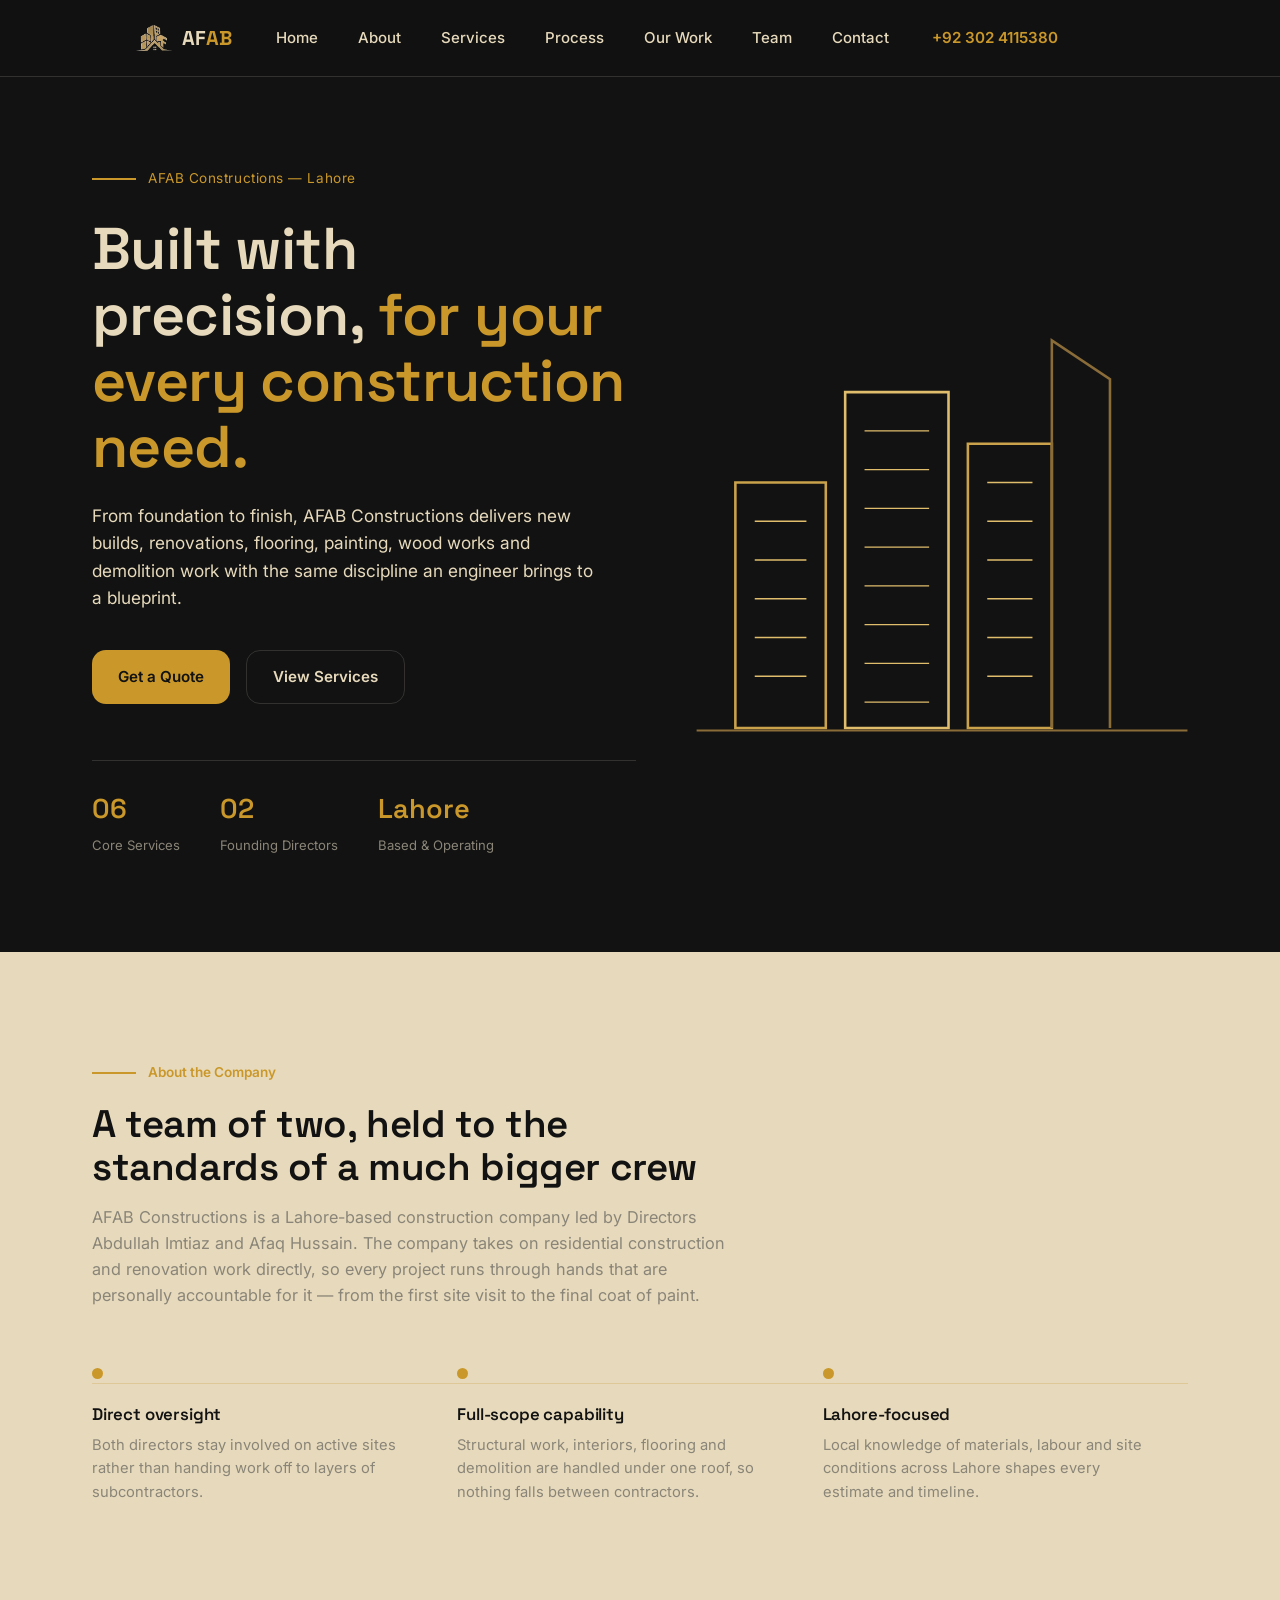
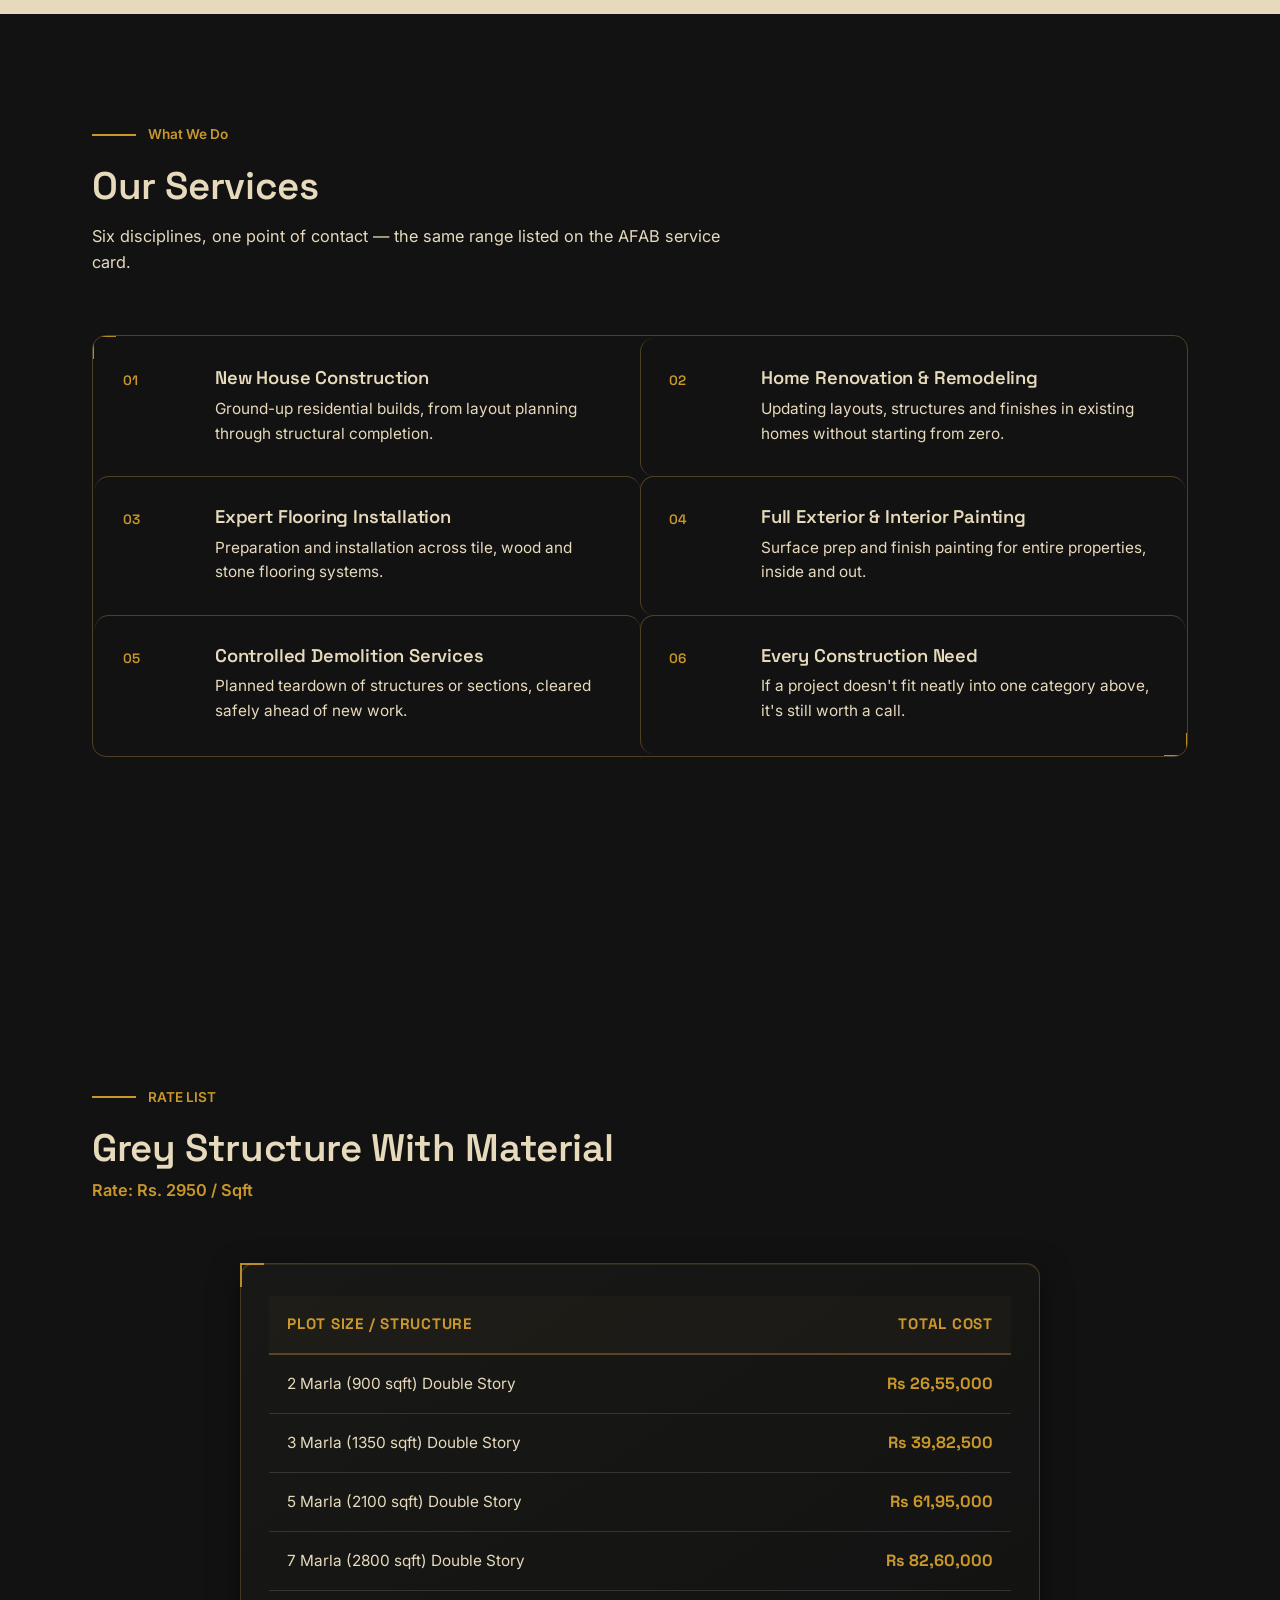
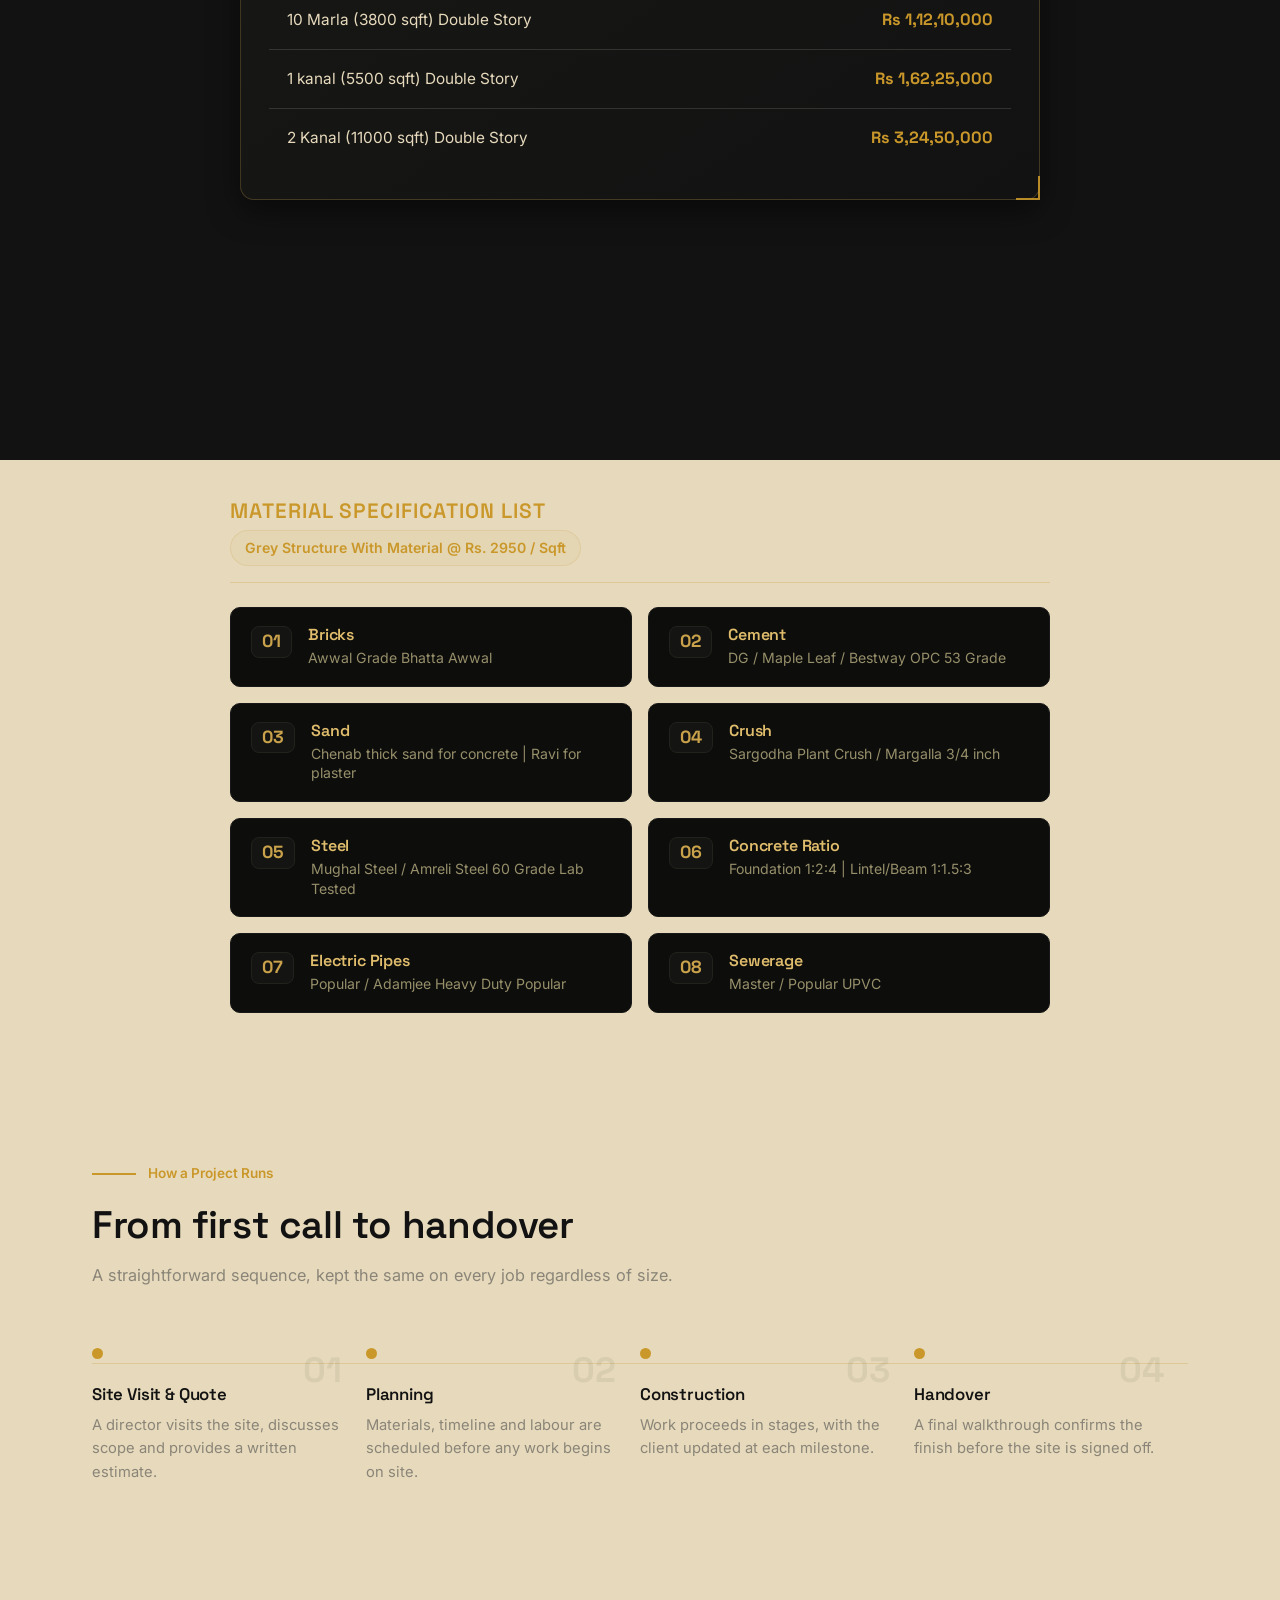
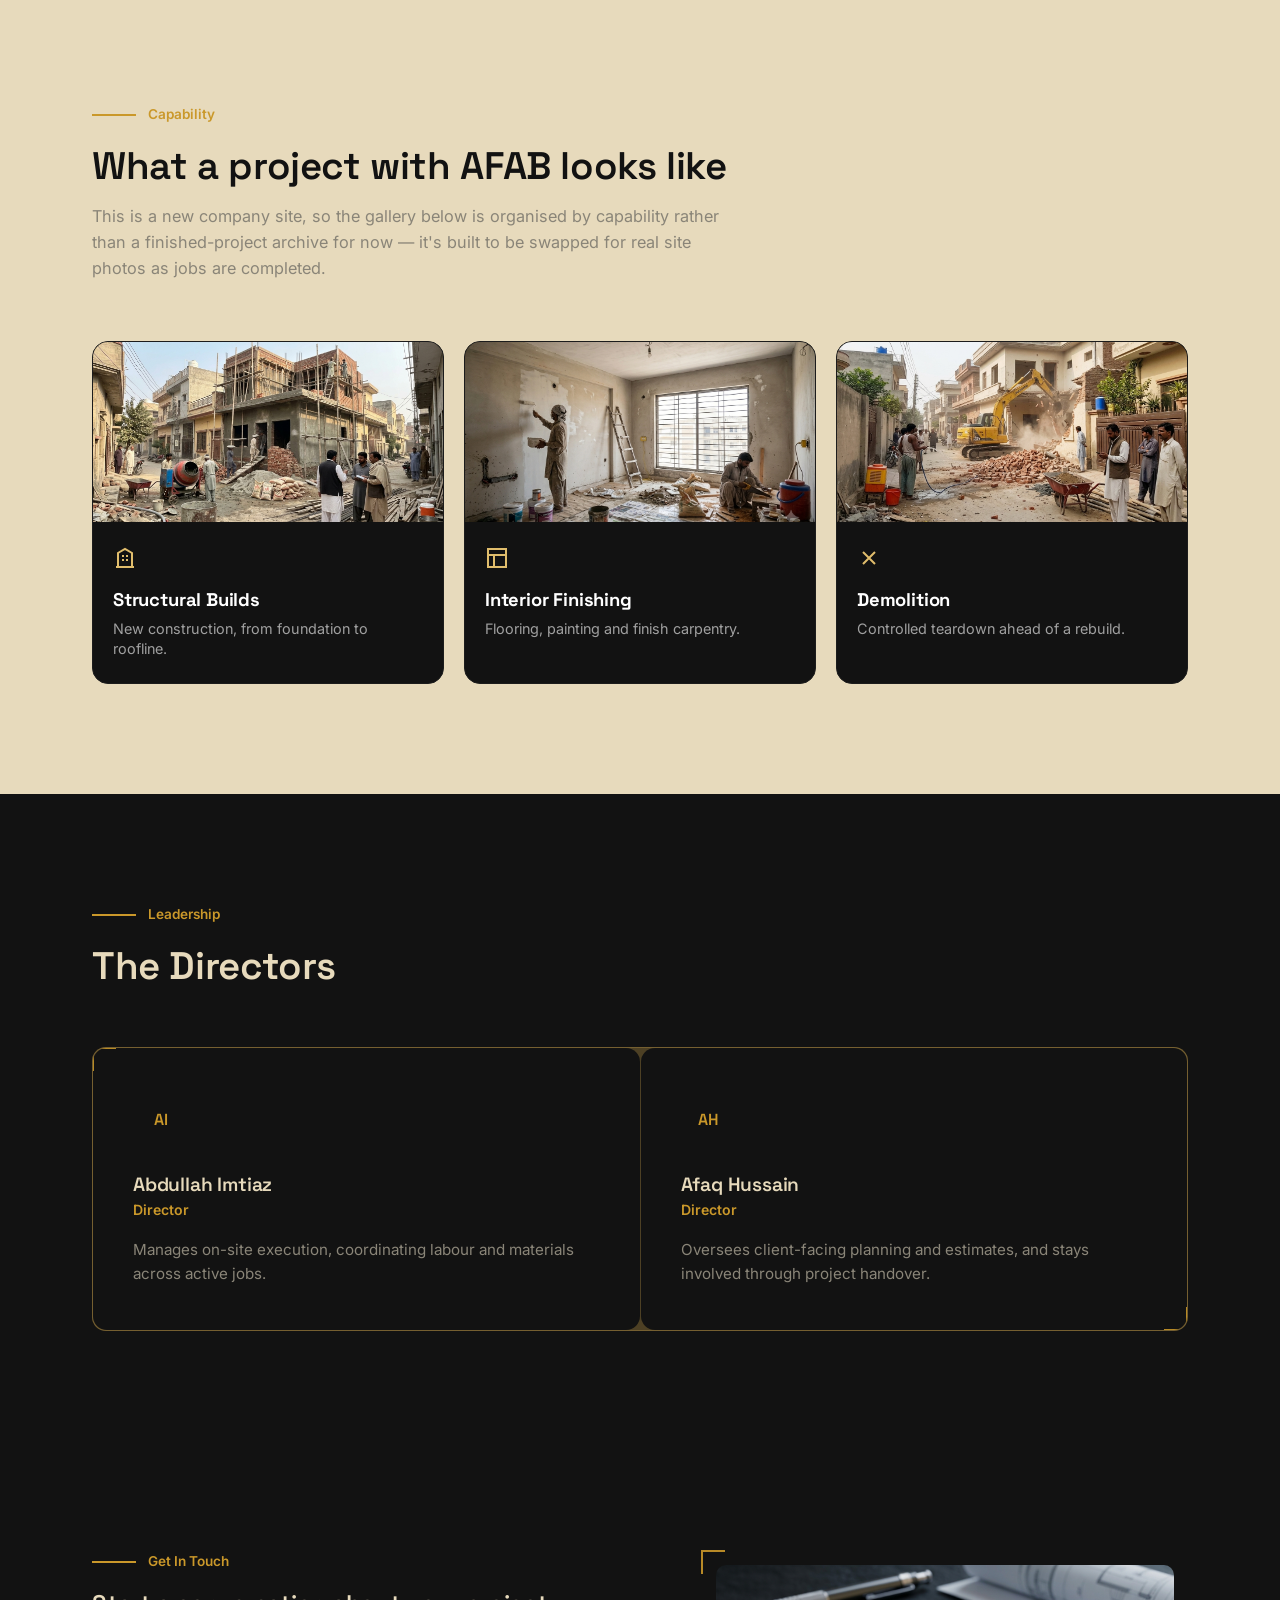
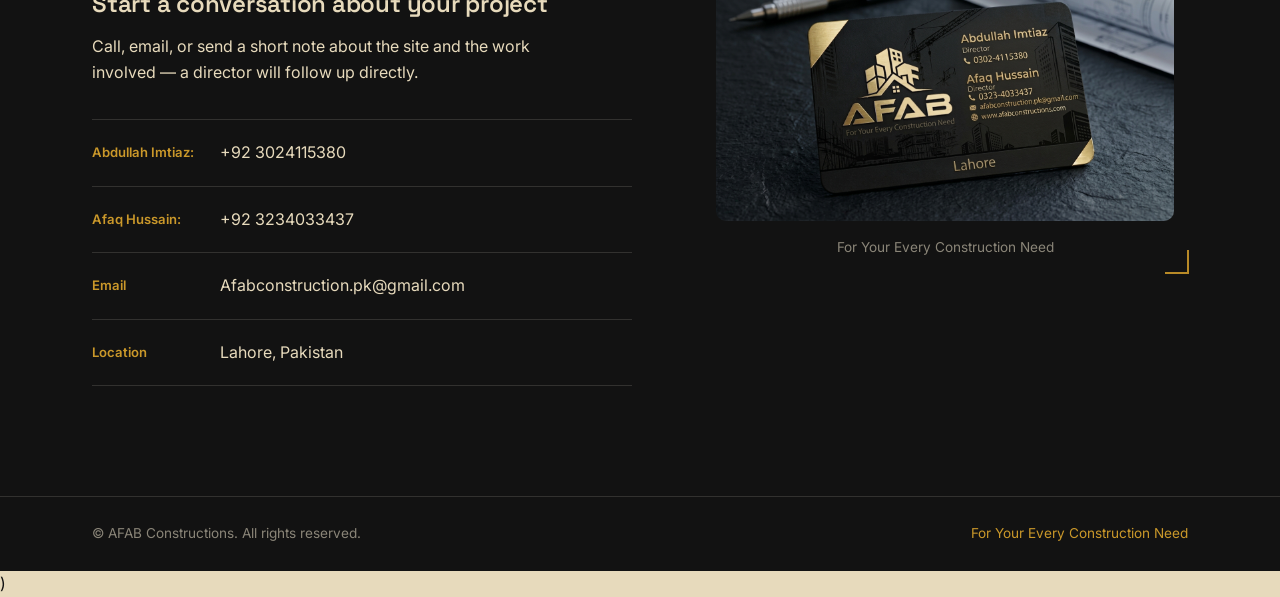
<file: index.html>
<!DOCTYPE html>
<html lang="en">
<head>
<meta charset="UTF-8">
<meta name="viewport" content="width=device-width, initial-scale=1.0">
<title>AFAB Constructions — For Your Every Construction Need</title>
<meta name="description" content="AFAB Constructions, Lahore — new house construction, renovation, flooring, painting and demolition services.">
<link rel="preconnect" href="https://fonts.googleapis.com">
<link rel="preconnect" href="https://fonts.gstatic.com" crossorigin>
<link href="https://fonts.googleapis.com/css2?family=Space+Grotesk:wght@400;500;600;700&family=Inter:wght@400;500;600&display=swap" rel="stylesheet">
<link rel="stylesheet" href="styles.css">
</head>
<body>

<header>
  <div class="wrap nav">
    <a href="#home" class="brand">
      <svg viewBox="0 0 48 48" fill="none">
        <a href="#home" class="brand">
      <img src="[data-uri]" alt="AFAB Constructions logo" style="width:36px; height:27.5px; object-fit:contain; flex-shrink:0;">
      </svg>
      <span class="brand-text">AF<span>AB</span></span>
    </a>
   <nav class="links" id="navLinks">
    <a href="#home">Home</a>
    <a href="#about">About</a>
    <a href="#services">Services</a>
    <a href="#process">Process</a>
    <a href="#work">Our Work</a>
    <a href="#team">Team</a>
    <a href="#contact">Contact</a>
</nav>
<div class="nav-call">
      <a class="nav-phone" href="tel:+923024115380">+92 302 4115380</a>
      <button type="button" class="nav-toggle" id="navToggle" aria-label="Toggle menu" aria-expanded="false">☰</button>
    </div>
    <span class="bar"></span>
    <span class="bar"></span>
    <span class="bar"></span>
</button>
</div>
</header>

<section class="hero" id="home">
  <div class="wrap">
    <div>
      <div class="hero-eyebrow-row">
        <span class="hero-rule"></span>
        <span class="hero-eyebrow">AFAB Constructions — Lahore</span>
      </div>
      <h1>Built with precision, <em>for your every construction need.</em></h1>
      <p class="hero-sub">From foundation to finish, AFAB Constructions delivers new builds, renovations, flooring, painting, wood works and demolition work with the same discipline an engineer brings to a blueprint.</p>
      <div class="hero-ctas">
        <a href="#rate-list" class="btn btn-gold">Get a Quote</a>
        <a href="#services" class="btn btn-outline">View Services</a>
      </div>
      <div class="hero-meta">
        <div><span class="num">06</span><span class="lbl">Core Services</span></div>
        <div><span class="num">02</span><span class="lbl">Founding Directors</span></div>
        <div><span class="num">Lahore</span><span class="lbl">Based &amp; Operating</span></div>
      </div>
    </div>
    <div class="hero-art" aria-hidden="true">
      <svg viewBox="0 0 380 400" fill="none">
        <rect x="30" y="180" width="70" height="190" class="draw-line d1" stroke="#c9a24b" stroke-width="2"/>
        <rect x="115" y="110" width="80" height="260" class="draw-line d2" stroke="#e0bd6c" stroke-width="2"/>
        <rect x="210" y="150" width="65" height="220" class="draw-line d3" stroke="#c9a24b" stroke-width="2"/>
        <path d="M275 370V70l45 30v270" class="draw-line d4" stroke="#8a6c39" stroke-width="2"/>
        <path d="M0 372h380" class="draw-line d1" stroke="#8a6c39" stroke-width="1.4"/>
        <g class="draw-line d3" stroke="#e0bd6c" stroke-width="1">
          <path d="M45 210h40M45 240h40M45 270h40M45 300h40M45 330h40"/>
          <path d="M130 140h50M130 170h50M130 200h50M130 230h50M130 260h50M130 290h50M130 320h50M130 350h50"/>
          <path d="M225 180h35M225 210h35M225 240h35M225 270h35M225 300h35M225 330h35"/>
        </g>
      </svg>
    </div>
  </div>
</section>

<section id="about">
  <div class="wrap">
    <div class="section-head">
      <div class="section-tag"><span class="hero-rule"></span><span>About the Company</span></div>
      <h2>A team of two, held to the standards of a much bigger crew</h2>
      <p>AFAB Constructions is a Lahore-based construction company led by Directors Abdullah Imtiaz and Afaq Hussain. The company takes on residential construction and renovation work directly, so every project runs through hands that are personally accountable for it — from the first site visit to the final coat of paint.</p>
    </div>
    <div class="steps" style="grid-template-columns:repeat(3,1fr);">
      <div class="step">
        <div class="dot"></div>
        <h3>Direct oversight</h3>
        <p>Both directors stay involved on active sites rather than handing work off to layers of subcontractors.</p>
      </div>
      <div class="step">
        <div class="dot"></div>
        <h3>Full-scope capability</h3>
        <p>Structural work, interiors, flooring and demolition are handled under one roof, so nothing falls between contractors.</p>
      </div>
      <div class="step">
        <div class="dot"></div>
        <h3>Lahore-focused</h3>
        <p>Local knowledge of materials, labour and site conditions across Lahore shapes every estimate and timeline.</p>
      </div>
    </div>
  </div>
</section>

<section id="services" class="dark">
  <div class="wrap">
    <div class="section-head">
      <div class="section-tag"><span class="hero-rule" style="background:var(--gold);"></span><span style="color:var(--gold-bright);">What We Do</span></div>
      <h2>Our Services</h2>
      <p class="concrete-txt">Six disciplines, one point of contact — the same range listed on the AFAB service card.</p>
    </div>
    <div class="services-grid bracket bracket-dark" style="border:1px solid var(--line); padding:2px; border-radius:var(--radius); overflow:hidden;">
      <div class="service-row">
        <span class="idx">01</span>
        <div><h3 style="color:var(--paper);">New House Construction</h3><p class="concrete-txt">Ground-up residential builds, from layout planning through structural completion.</p></div>
      </div>
      <div class="service-row">
        <span class="idx">02</span>
        <div><h3 style="color:var(--paper);">Home Renovation &amp; Remodeling</h3><p class="concrete-txt">Updating layouts, structures and finishes in existing homes without starting from zero.</p></div>
      </div>
      <div class="service-row">
        <span class="idx">03</span>
        <div><h3 style="color:var(--paper);">Expert Flooring Installation</h3><p class="concrete-txt">Preparation and installation across tile, wood and stone flooring systems.</p></div>
      </div>
      <div class="service-row">
        <span class="idx">04</span>
        <div><h3 style="color:var(--paper);">Full Exterior &amp; Interior Painting</h3><p class="concrete-txt">Surface prep and finish painting for entire properties, inside and out.</p></div>
      </div>
      <div class="service-row">
        <span class="idx">05</span>
        <div><h3 style="color:var(--paper);">Controlled Demolition Services</h3><p class="concrete-txt">Planned teardown of structures or sections, cleared safely ahead of new work.</p></div>
      </div>
      <div class="service-row">
        <span class="idx">06</span>
        <div><h3 style="color:var(--paper);">Every Construction Need</h3><p class="concrete-txt">If a project doesn't fit neatly into one category above, it's still worth a call.</p></div>
      </div>
    </div>
  </div>
</section> 
<section class="pricing-section dark" id="quote">

<!-- Rate List Section -->
<section class="pricing-section dark" id="rate-list">
  <div class="wrap">
    <div class="section-head">
      <div class="section-tag">
        <div class="hero-rule"></div>
        <span>RATE LIST</span>
      </div>
      <h2>Grey Structure With Material</h2>
      <p style="color: var(--gold-bright); font-weight: 600; margin-top: 8px;">Rate: Rs. 2950 / Sqft</p>
    </div>

    <div class="rate-table-container bracket bracket-dark">
      <table class="rate-table">
        <thead>
          <tr>
            <th>Plot Size / Structure</th>
            <th>Total Cost</th>
          </tr>
        </thead>
        <tbody>
          <tr>
            <td>2 Marla (900 sqft) Double Story</td>
            <td>Rs 26,55,000</td>
          </tr>
          <tr>
            <td>3 Marla (1350 sqft) Double Story</td>
            <td>Rs 39,82,500</td>
          </tr>
          <tr>
            <td>5 Marla (2100 sqft) Double Story</td>
            <td>Rs 61,95,000</td>
          </tr>
          <tr>
            <td>7 Marla (2800 sqft) Double Story</td>
            <td>Rs 82,60,000</td>
          </tr>
          <tr>
            <td>10 Marla (3800 sqft) Double Story</td>
            <td>Rs 1,12,10,000</td>
          </tr>
          <tr>
            <td>1 kanal (5500 sqft) Double Story</td>
            <td>Rs 1,62,25,000</td>
          </tr>
          <tr>
            <td>2 Kanal (11000 sqft) Double Story</td>
            <td>Rs 3,24,50,000</td>
          </tr>
        </tbody>
      </table>
    </div>
  </div>
</section>
</section>
<!-- Material Specification Cards Grid -->
<div class="material-spec-section">
  <div class="spec-header">
    <h3>MATERIAL SPECIFICATION LIST</h3>
    <span class="rate-badge">Grey Structure With Material @ Rs. 2950 / Sqft</span>
  </div>

  <div class="spec-grid">
    <div class="spec-card">
      <span class="spec-num">01</span>
      <div class="spec-info">
        <h4>Bricks</h4>
        <p>Awwal Grade Bhatta Awwal</p>
      </div>
    </div>

    <div class="spec-card">
      <span class="spec-num">02</span>
      <div class="spec-info">
        <h4>Cement</h4>
        <p>DG / Maple Leaf / Bestway OPC 53 Grade</p>
      </div>
    </div>

    <div class="spec-card">
      <span class="spec-num">03</span>
      <div class="spec-info">
        <h4>Sand</h4>
        <p>Chenab thick sand for concrete | Ravi for plaster</p>
      </div>
    </div>

    <div class="spec-card">
      <span class="spec-num">04</span>
      <div class="spec-info">
        <h4>Crush</h4>
        <p>Sargodha Plant Crush / Margalla 3/4 inch</p>
      </div>
    </div>

    <div class="spec-card">
      <span class="spec-num">05</span>
      <div class="spec-info">
        <h4>Steel</h4>
        <p>Mughal Steel / Amreli Steel 60 Grade Lab Tested</p>
      </div>
    </div>

    <div class="spec-card">
      <span class="spec-num">06</span>
      <div class="spec-info">
        <h4>Concrete Ratio</h4>
        <p>Foundation 1:2:4 | Lintel/Beam 1:1.5:3</p>
      </div>
    </div>

    <div class="spec-card">
      <span class="spec-num">07</span>
      <div class="spec-info">
        <h4>Electric Pipes</h4>
        <p>Popular / Adamjee Heavy Duty Popular</p>
      </div>
    </div>

    <div class="spec-card">
      <span class="spec-num">08</span>
      <div class="spec-info">
        <h4>Sewerage</h4>
        <p>Master / Popular UPVC</p>
      </div>
    </div>
  </div>
</div>
<section id="process" class="process">
  <div class="wrap">
    <div class="section-head">
      <div class="section-tag"><span class="hero-rule"></span><span>How a Project Runs</span></div>
      <h2>From first call to handover</h2>
      <p>A straightforward sequence, kept the same on every job regardless of size.</p>
    </div>
    <div class="steps">
      <div class="step">
        <span class="num">01</span>
        <div class="dot"></div>
        <h3>Site Visit &amp; Quote</h3>
        <p>A director visits the site, discusses scope and provides a written estimate.</p>
      </div>
      <div class="step">
        <span class="num">02</span>
        <div class="dot"></div>
        <h3>Planning</h3>
  <p> Materials, timeline and labour are scheduled before any work begins on site.</>
      </div>
      <div class="step">
        <span class="num">03</span>
        <div class="dot"></div>
        <h3>Construction</h3>
        <p>Work proceeds in stages, with the client updated at each milestone.</p>
      </div>
      <div class="step">
        <span class="num">04</span>
        <div class="dot"></div>
        <h3>Handover</h3>
        <p>A final walkthrough confirms the finish before the site is signed off.</p>
      </div>
    </div>
  </div>
</section>

<section id="work">
  <div class="wrap">
    <div class="section-head">
      <div class="section-tag"><span class="hero-rule"></span><span>Capability</span></div>
      <h2>What a project with AFAB looks like</h2>
      <p>This is a new company site, so the gallery below is organised by capability rather than a finished-project archive for now — it's built to be swapped for real site photos as jobs are completed.</p>
    </div>
    <!-- Capability Section Cards with Images -->
<div class="capability-cards">
  <!-- Card 1: Structural Builds -->
  <div class="cap-card">
    <div class="cap-image-wrapper">
      <img src="structural.jpg" alt="Structural Builds" class="cap-img" />
    </div>
    <div class="cap-content">
      <div class="cap-icon">
        <svg width="24" height="24" viewBox="0 0 24 24" fill="none" stroke="#e0bd6c" stroke-width="2"><path d="M3 21h18M5 21V7l7-4 7 4v14M9 10h2M13 10h2M9 14h2M13 14h2"/></svg>
      </div>
      <h4>Structural Builds</h4>
      <p>New construction, from foundation to roofline.</p>
    </div>
  </div>

  <!-- Card 2: Interior Finishing -->
  <div class="cap-card">
    <div class="cap-image-wrapper">
      <img src="interior.png" alt="Interior Finishing" class="cap-img" />
    </div>
    <div class="cap-content">
      <div class="cap-icon">
        <svg width="24" height="24" viewBox="0 0 24 24" fill="none" stroke="#e0bd6c" stroke-width="2"><path d="M3 3h18v18H3zM3 9h18M9 21V9"/></svg>
      </div>
      <h4>Interior Finishing</h4>
      <p>Flooring, painting and finish carpentry.</p>
    </div>
  </div>

  <!-- Card 3: Demolition -->
  <div class="cap-card">
    <div class="cap-image-wrapper">
      <img src="demolition.png" alt="Demolition" class="cap-img" />
    </div>
    <div class="cap-content">
      <div class="cap-icon">
        <svg width="24" height="24" viewBox="0 0 24 24" fill="none" stroke="#e0bd6c" stroke-width="2"><path d="M18 6L6 18M6 6l12 12"/></svg>
      </div>
      <h4>Demolition</h4>
      <p>Controlled teardown ahead of a rebuild.</p>
    </div>
  </div>
  </div>
</div>
</section>

<section id="team" class="dark">
  <div class="wrap">
    <div class="section-head">
      <div class="section-tag"><span class="hero-rule" style="background:var(--gold);"></span><span style="color:var(--gold-bright);">Leadership</span></div>
      <h2>The Directors</h2>
    </div>
    <div class="team-grid bracket bracket-dark" style="border:1px solid var(--line); border-radius:var(--radius); overflow:hidden;">
      <div class="team-card" style="background:var(--ink);">
        <div class="initials">AI</div>
        <h3 style="color:var(--paper);">Abdullah Imtiaz</h3>
        <p class="role">Director</p>
        <p class="bio concrete-txt">Manages on-site execution, coordinating labour and materials across active jobs.</p>
      </div>
      <div class="team-card" style="background:var(--ink);">
        <div class="initials">AH</div>
        <h3 style="color:var(--paper);">Afaq Hussain</h3>
        <p class="role">Director</p>
        <p class="bio concrete-txt">Oversees client-facing planning and estimates, and stays involved through project handover.</p>
      </div>
    </div>
  </div>
</section>

<section id="contact" class="contact">
  <div class="wrap">
    <div>
      <div class="section-tag"><span class="hero-rule" style="background:var(--gold);"></span><span style="color:var(--gold-bright);">Get In Touch</span></div>
      <h2 style="color:var(--paper);">Start a conversation about your project</h2>
      <p class="concrete-txt" style="margin-top:16px; max-width:44ch;">Call, email, or send a short note about the site and the work involved — a director will follow up directly.</p>
      <ul class="contact-list">
<li><span class="clabel">Abdullah Imtiaz:</span><span class="cval"><a href="tel:+92 302 4115380">+92 3024115380</a></span></li>
<li><span class="clabel">Afaq Hussain:</span><span class="cval"><a href="tel:+92 323 49334377">+92 3234033437</a></span></li>
        <li><span class="clabel">Email</span><span class="cval"><a href="mailto:abdullah@afabconstructions.com">Afabconstruction.pk@gmail.com</a></span></li>
        <li><span class="clabel">Location</span><span class="cval">Lahore, Pakistan</span></li>
      </ul>
    </div>
    <div class="card-visual bracket bracket-dark">
      <img src="card.jpg" alt="AFAB Constructions business card — Abdullah Imtiaz and Afaq Hussain, Directors, Lahore">
      <p class="cap">For Your Every Construction Need</p>
    </div>
  </div>
</section>

<footer>
  <div class="wrap">
    <p>© <span id="year"></span> AFAB Constructions. All rights reserved.</p>
    <p class="foot-tag">For Your Every Construction Need</p>
  </div>
</footer>

<script src="script.js"></script>

</body>
</html>)
</file>
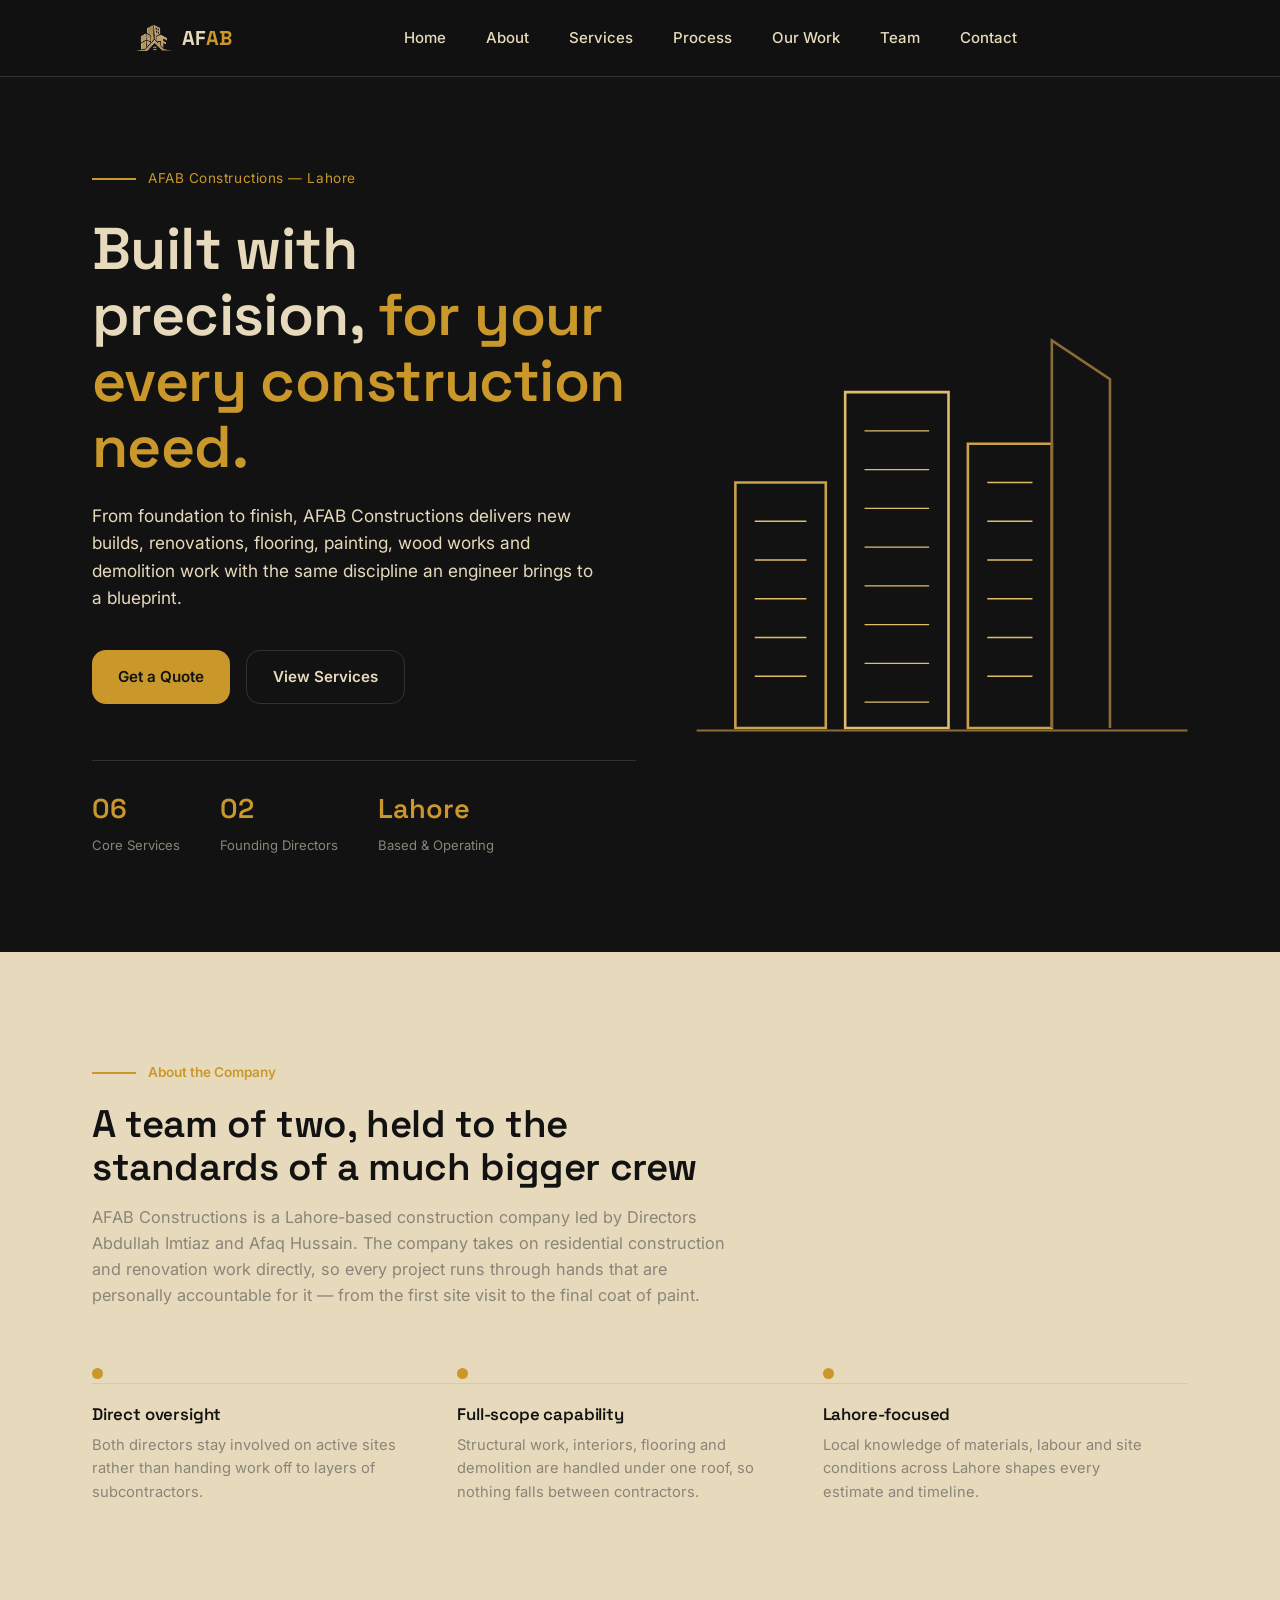
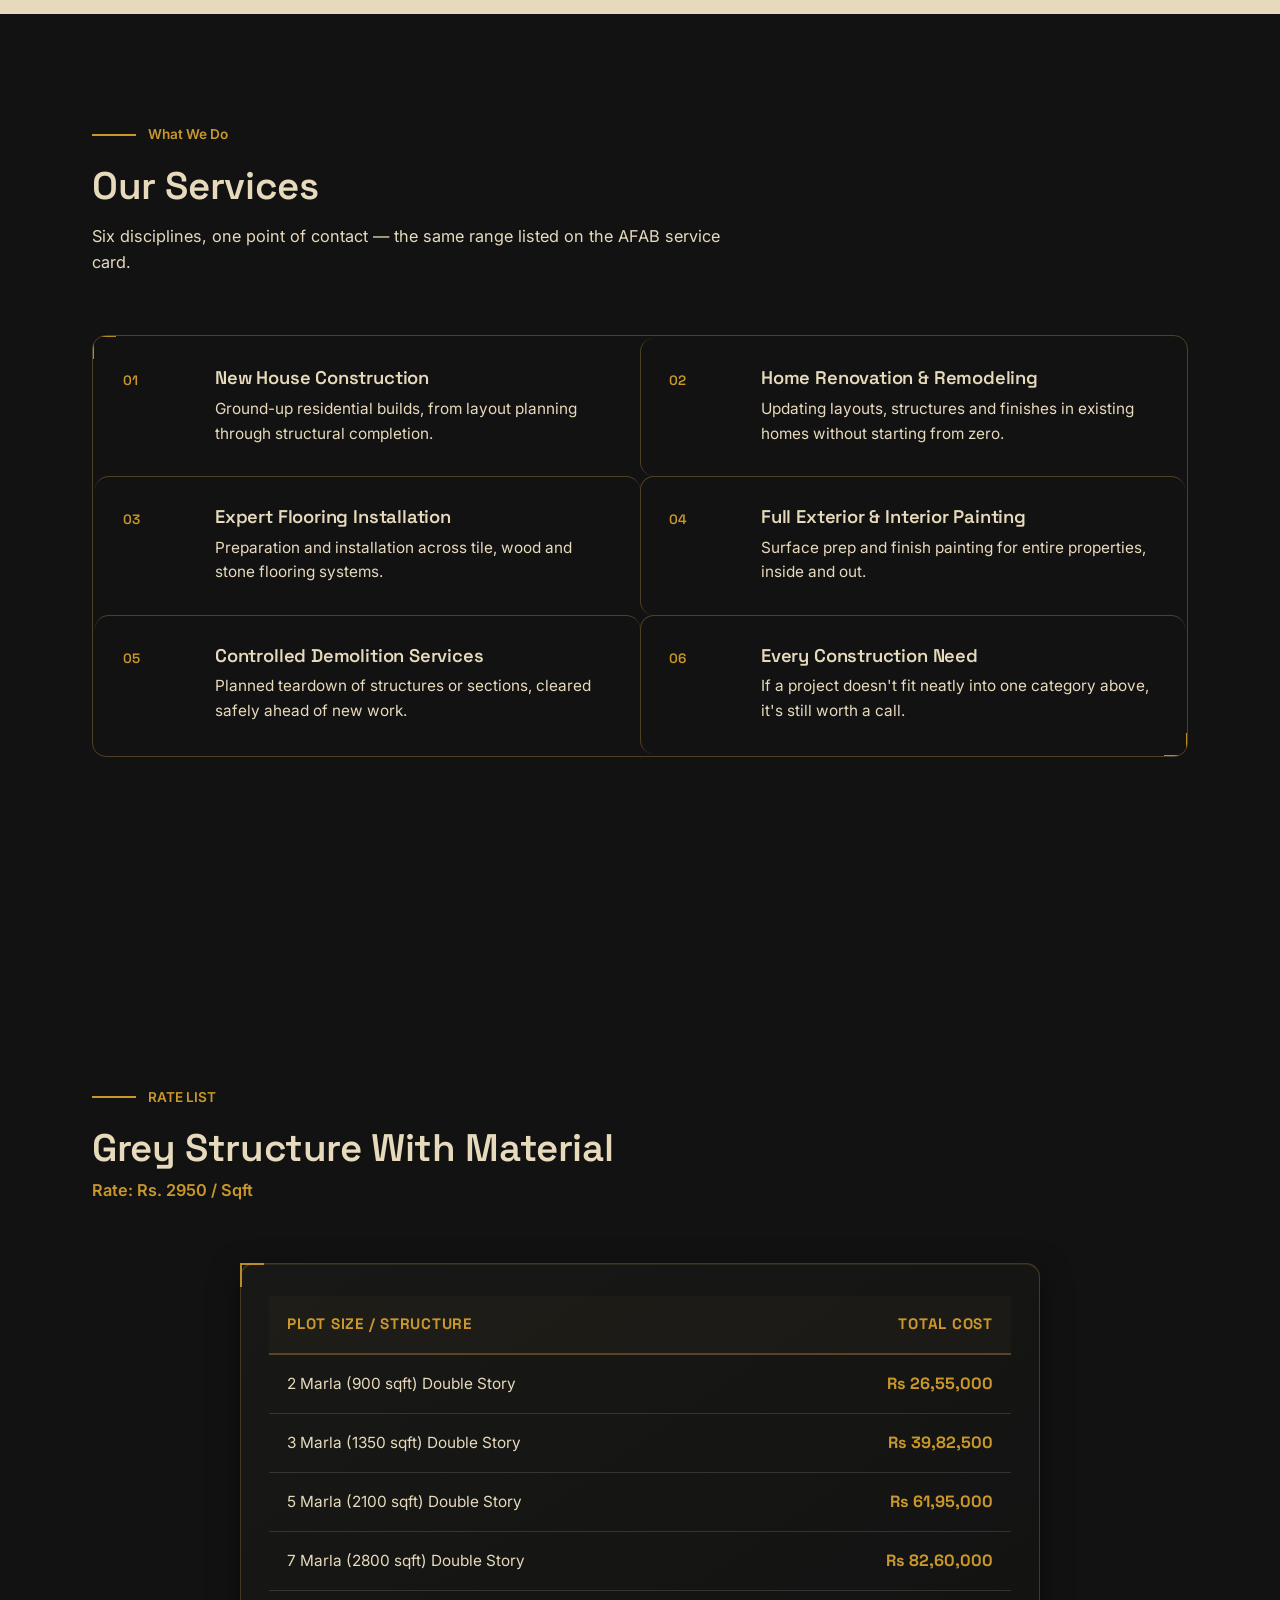
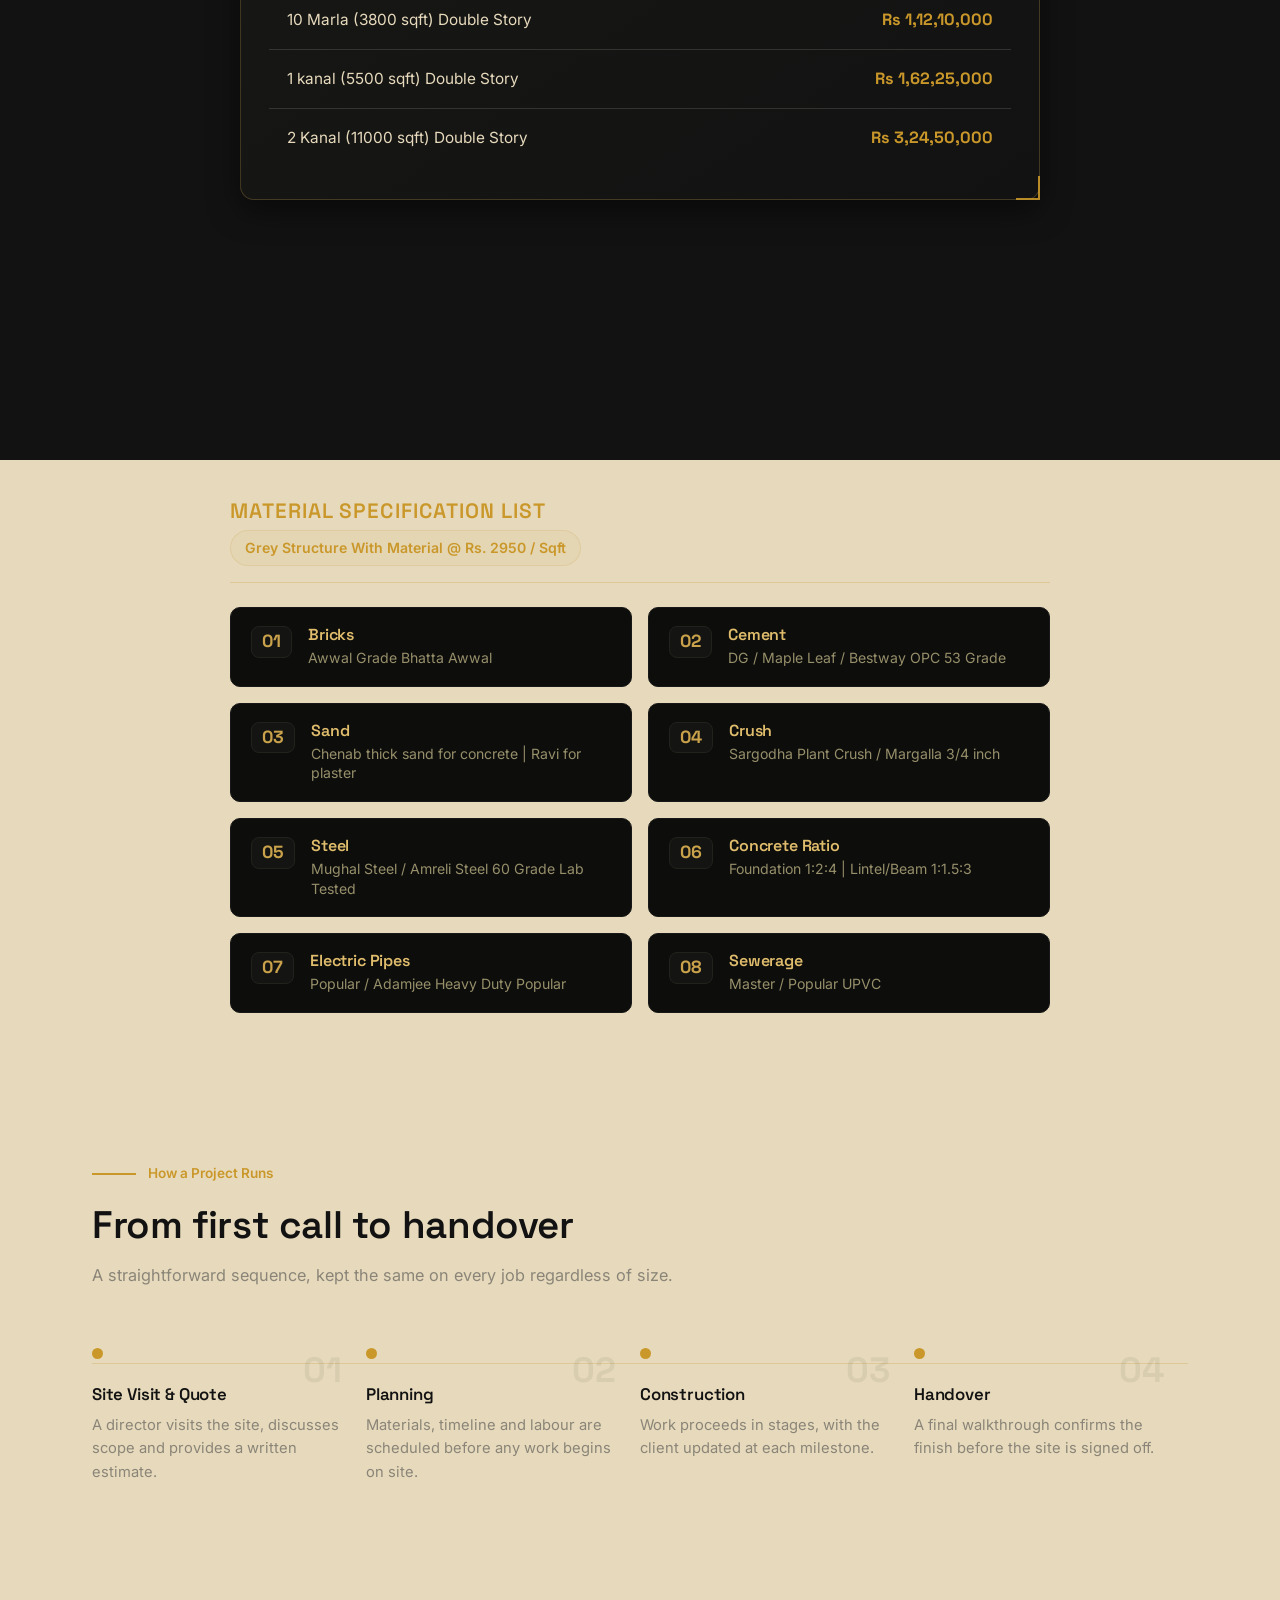
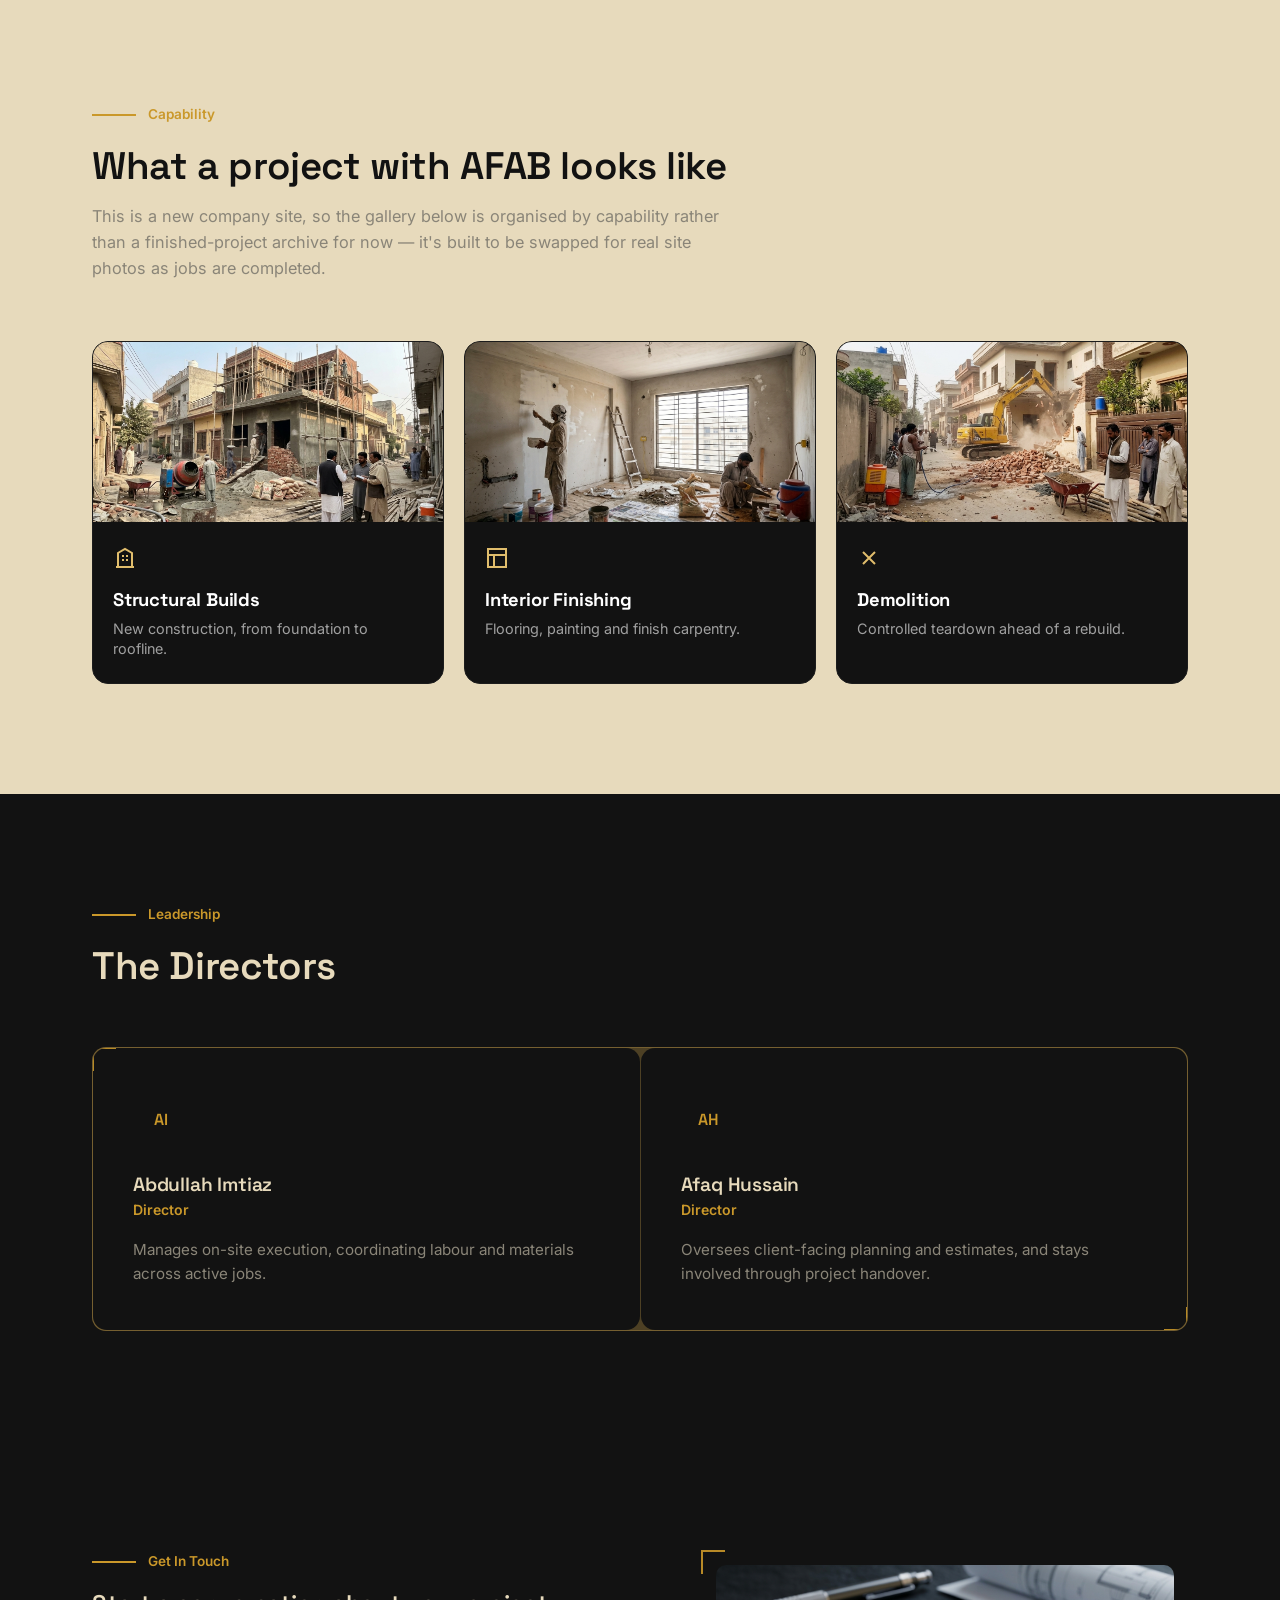
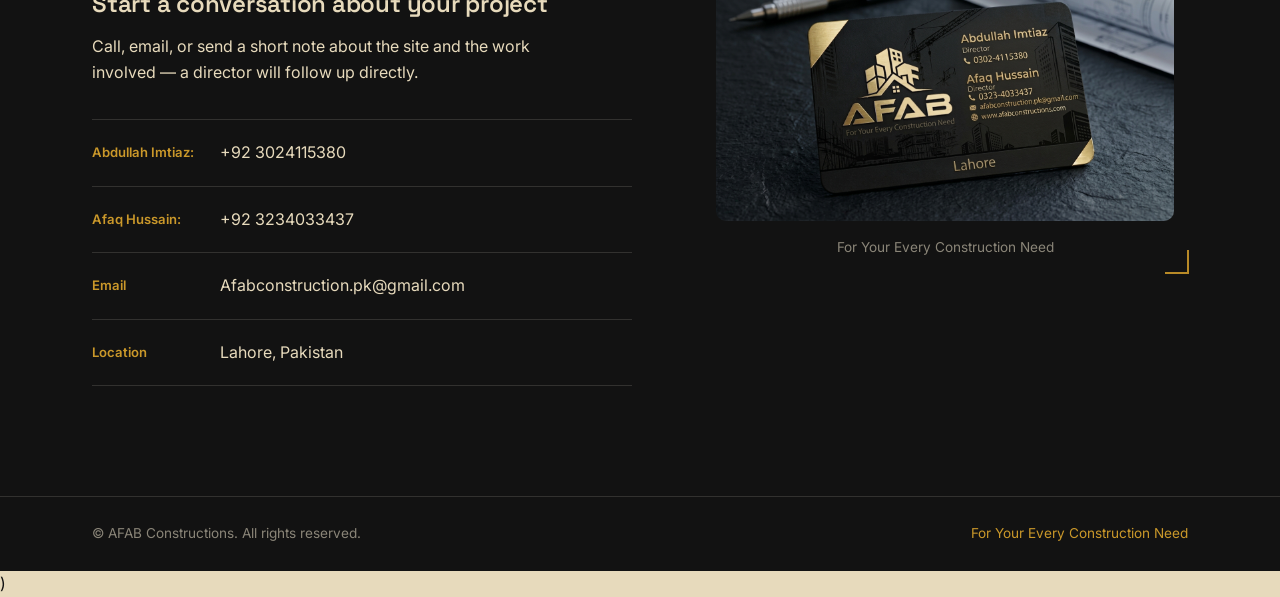
<file: index-2.html>
<!DOCTYPE html>
<html lang="en">
<head>
<meta charset="UTF-8">
<meta name="viewport" content="width=device-width, initial-scale=1.0">
<title>AFAB Constructions — For Your Every Construction Need</title>
<meta name="description" content="AFAB Constructions, Lahore — new house construction, renovation, flooring, painting and demolition services.">
<link rel="preconnect" href="https://fonts.googleapis.com">
<link rel="preconnect" href="https://fonts.gstatic.com" crossorigin>
<link href="https://fonts.googleapis.com/css2?family=Space+Grotesk:wght@400;500;600;700&family=Inter:wght@400;500;600&display=swap" rel="stylesheet">
<link rel="stylesheet" href="styles.css">
</head>
<body>

<header>
  <div class="wrap nav">
    <a href="#home" class="brand">
      <svg viewBox="0 0 48 48" fill="none">
        <a href="#home" class="brand">
      <img src="[data-uri]" alt="AFAB Constructions logo" style="width:36px; height:27.5px; object-fit:contain; flex-shrink:0;">
      </svg>
      <span class="brand-text">AF<span>AB</span></span>
    </a>
    <nav class="links" id="navLinks">
      <a href="#home">Home</a>
      <a href="#about">About</a>
      <a href="#services">Services</a>
      <a href="#process">Process</a>
      <a href="#work">Our Work</a>
      <a href="#team">Team</a>
      <a href="#contact">Contact</a>
    </nav>
    <div class="nav-call">
      <button class="nav-toggle" id="navToggle" aria-label="Toggle menu">☰</button>
      </div>
  </div>
</header>

<section class="hero" id="home">
  <div class="wrap">
    <div>
      <div class="hero-eyebrow-row">
        <span class="hero-rule"></span>
        <span class="hero-eyebrow">AFAB Constructions — Lahore</span>
      </div>
      <h1>Built with precision, <em>for your every construction need.</em></h1>
      <p class="hero-sub">From foundation to finish, AFAB Constructions delivers new builds, renovations, flooring, painting, wood works and demolition work with the same discipline an engineer brings to a blueprint.</p>
      <div class="hero-ctas">
        <a href="#rate-list" class="btn btn-gold">Get a Quote</a>
        <a href="#services" class="btn btn-outline">View Services</a>
      </div>
      <div class="hero-meta">
        <div><span class="num">06</span><span class="lbl">Core Services</span></div>
        <div><span class="num">02</span><span class="lbl">Founding Directors</span></div>
        <div><span class="num">Lahore</span><span class="lbl">Based &amp; Operating</span></div>
      </div>
    </div>
    <div class="hero-art" aria-hidden="true">
      <svg viewBox="0 0 380 400" fill="none">
        <rect x="30" y="180" width="70" height="190" class="draw-line d1" stroke="#c9a24b" stroke-width="2"/>
        <rect x="115" y="110" width="80" height="260" class="draw-line d2" stroke="#e0bd6c" stroke-width="2"/>
        <rect x="210" y="150" width="65" height="220" class="draw-line d3" stroke="#c9a24b" stroke-width="2"/>
        <path d="M275 370V70l45 30v270" class="draw-line d4" stroke="#8a6c39" stroke-width="2"/>
        <path d="M0 372h380" class="draw-line d1" stroke="#8a6c39" stroke-width="1.4"/>
        <g class="draw-line d3" stroke="#e0bd6c" stroke-width="1">
          <path d="M45 210h40M45 240h40M45 270h40M45 300h40M45 330h40"/>
          <path d="M130 140h50M130 170h50M130 200h50M130 230h50M130 260h50M130 290h50M130 320h50M130 350h50"/>
          <path d="M225 180h35M225 210h35M225 240h35M225 270h35M225 300h35M225 330h35"/>
        </g>
      </svg>
    </div>
  </div>
</section>

<section id="about">
  <div class="wrap">
    <div class="section-head">
      <div class="section-tag"><span class="hero-rule"></span><span>About the Company</span></div>
      <h2>A team of two, held to the standards of a much bigger crew</h2>
      <p>AFAB Constructions is a Lahore-based construction company led by Directors Abdullah Imtiaz and Afaq Hussain. The company takes on residential construction and renovation work directly, so every project runs through hands that are personally accountable for it — from the first site visit to the final coat of paint.</p>
    </div>
    <div class="steps" style="grid-template-columns:repeat(3,1fr);">
      <div class="step">
        <div class="dot"></div>
        <h3>Direct oversight</h3>
        <p>Both directors stay involved on active sites rather than handing work off to layers of subcontractors.</p>
      </div>
      <div class="step">
        <div class="dot"></div>
        <h3>Full-scope capability</h3>
        <p>Structural work, interiors, flooring and demolition are handled under one roof, so nothing falls between contractors.</p>
      </div>
      <div class="step">
        <div class="dot"></div>
        <h3>Lahore-focused</h3>
        <p>Local knowledge of materials, labour and site conditions across Lahore shapes every estimate and timeline.</p>
      </div>
    </div>
  </div>
</section>

<section id="services" class="dark">
  <div class="wrap">
    <div class="section-head">
      <div class="section-tag"><span class="hero-rule" style="background:var(--gold);"></span><span style="color:var(--gold-bright);">What We Do</span></div>
      <h2>Our Services</h2>
      <p class="concrete-txt">Six disciplines, one point of contact — the same range listed on the AFAB service card.</p>
    </div>
    <div class="services-grid bracket bracket-dark" style="border:1px solid var(--line); padding:2px; border-radius:var(--radius); overflow:hidden;">
      <div class="service-row">
        <span class="idx">01</span>
        <div><h3 style="color:var(--paper);">New House Construction</h3><p class="concrete-txt">Ground-up residential builds, from layout planning through structural completion.</p></div>
      </div>
      <div class="service-row">
        <span class="idx">02</span>
        <div><h3 style="color:var(--paper);">Home Renovation &amp; Remodeling</h3><p class="concrete-txt">Updating layouts, structures and finishes in existing homes without starting from zero.</p></div>
      </div>
      <div class="service-row">
        <span class="idx">03</span>
        <div><h3 style="color:var(--paper);">Expert Flooring Installation</h3><p class="concrete-txt">Preparation and installation across tile, wood and stone flooring systems.</p></div>
      </div>
      <div class="service-row">
        <span class="idx">04</span>
        <div><h3 style="color:var(--paper);">Full Exterior &amp; Interior Painting</h3><p class="concrete-txt">Surface prep and finish painting for entire properties, inside and out.</p></div>
      </div>
      <div class="service-row">
        <span class="idx">05</span>
        <div><h3 style="color:var(--paper);">Controlled Demolition Services</h3><p class="concrete-txt">Planned teardown of structures or sections, cleared safely ahead of new work.</p></div>
      </div>
      <div class="service-row">
        <span class="idx">06</span>
        <div><h3 style="color:var(--paper);">Every Construction Need</h3><p class="concrete-txt">If a project doesn't fit neatly into one category above, it's still worth a call.</p></div>
      </div>
    </div>
  </div>
</section> 
<section class="pricing-section dark" id="quote">

<!-- Rate List Section -->
<section class="pricing-section dark" id="rate-list">
  <div class="wrap">
    <div class="section-head">
      <div class="section-tag">
        <div class="hero-rule"></div>
        <span>RATE LIST</span>
      </div>
      <h2>Grey Structure With Material</h2>
      <p style="color: var(--gold-bright); font-weight: 600; margin-top: 8px;">Rate: Rs. 2950 / Sqft</p>
    </div>

    <div class="rate-table-container bracket bracket-dark">
      <table class="rate-table">
        <thead>
          <tr>
            <th>Plot Size / Structure</th>
            <th>Total Cost</th>
          </tr>
        </thead>
        <tbody>
          <tr>
            <td>2 Marla (900 sqft) Double Story</td>
            <td>Rs 26,55,000</td>
          </tr>
          <tr>
            <td>3 Marla (1350 sqft) Double Story</td>
            <td>Rs 39,82,500</td>
          </tr>
          <tr>
            <td>5 Marla (2100 sqft) Double Story</td>
            <td>Rs 61,95,000</td>
          </tr>
          <tr>
            <td>7 Marla (2800 sqft) Double Story</td>
            <td>Rs 82,60,000</td>
          </tr>
          <tr>
            <td>10 Marla (3800 sqft) Double Story</td>
            <td>Rs 1,12,10,000</td>
          </tr>
          <tr>
            <td>1 kanal (5500 sqft) Double Story</td>
            <td>Rs 1,62,25,000</td>
          </tr>
          <tr>
            <td>2 Kanal (11000 sqft) Double Story</td>
            <td>Rs 3,24,50,000</td>
          </tr>
        </tbody>
      </table>
    </div>
  </div>
</section>
</section>
<!-- Material Specification Cards Grid -->
<div class="material-spec-section">
  <div class="spec-header">
    <h3>MATERIAL SPECIFICATION LIST</h3>
    <span class="rate-badge">Grey Structure With Material @ Rs. 2950 / Sqft</span>
  </div>

  <div class="spec-grid">
    <div class="spec-card">
      <span class="spec-num">01</span>
      <div class="spec-info">
        <h4>Bricks</h4>
        <p>Awwal Grade Bhatta Awwal</p>
      </div>
    </div>

    <div class="spec-card">
      <span class="spec-num">02</span>
      <div class="spec-info">
        <h4>Cement</h4>
        <p>DG / Maple Leaf / Bestway OPC 53 Grade</p>
      </div>
    </div>

    <div class="spec-card">
      <span class="spec-num">03</span>
      <div class="spec-info">
        <h4>Sand</h4>
        <p>Chenab thick sand for concrete | Ravi for plaster</p>
      </div>
    </div>

    <div class="spec-card">
      <span class="spec-num">04</span>
      <div class="spec-info">
        <h4>Crush</h4>
        <p>Sargodha Plant Crush / Margalla 3/4 inch</p>
      </div>
    </div>

    <div class="spec-card">
      <span class="spec-num">05</span>
      <div class="spec-info">
        <h4>Steel</h4>
        <p>Mughal Steel / Amreli Steel 60 Grade Lab Tested</p>
      </div>
    </div>

    <div class="spec-card">
      <span class="spec-num">06</span>
      <div class="spec-info">
        <h4>Concrete Ratio</h4>
        <p>Foundation 1:2:4 | Lintel/Beam 1:1.5:3</p>
      </div>
    </div>

    <div class="spec-card">
      <span class="spec-num">07</span>
      <div class="spec-info">
        <h4>Electric Pipes</h4>
        <p>Popular / Adamjee Heavy Duty Popular</p>
      </div>
    </div>

    <div class="spec-card">
      <span class="spec-num">08</span>
      <div class="spec-info">
        <h4>Sewerage</h4>
        <p>Master / Popular UPVC</p>
      </div>
    </div>
  </div>
</div>
<section id="process" class="process">
  <div class="wrap">
    <div class="section-head">
      <div class="section-tag"><span class="hero-rule"></span><span>How a Project Runs</span></div>
      <h2>From first call to handover</h2>
      <p>A straightforward sequence, kept the same on every job regardless of size.</p>
    </div>
    <div class="steps">
      <div class="step">
        <span class="num">01</span>
        <div class="dot"></div>
        <h3>Site Visit &amp; Quote</h3>
        <p>A director visits the site, discusses scope and provides a written estimate.</p>
      </div>
      <div class="step">
        <span class="num">02</span>
        <div class="dot"></div>
        <h3>Planning</h3>
  <p> Materials, timeline and labour are scheduled before any work begins on site.</>
      </div>
      <div class="step">
        <span class="num">03</span>
        <div class="dot"></div>
        <h3>Construction</h3>
        <p>Work proceeds in stages, with the client updated at each milestone.</p>
      </div>
      <div class="step">
        <span class="num">04</span>
        <div class="dot"></div>
        <h3>Handover</h3>
        <p>A final walkthrough confirms the finish before the site is signed off.</p>
      </div>
    </div>
  </div>
</section>

<section id="work">
  <div class="wrap">
    <div class="section-head">
      <div class="section-tag"><span class="hero-rule"></span><span>Capability</span></div>
      <h2>What a project with AFAB looks like</h2>
      <p>This is a new company site, so the gallery below is organised by capability rather than a finished-project archive for now — it's built to be swapped for real site photos as jobs are completed.</p>
    </div>
    <!-- Capability Section Cards with Images -->
<div class="capability-cards">
  <!-- Card 1: Structural Builds -->
  <div class="cap-card">
    <div class="cap-image-wrapper">
      <img src="structural.jpg" alt="Structural Builds" class="cap-img" />
    </div>
    <div class="cap-content">
      <div class="cap-icon">
        <svg width="24" height="24" viewBox="0 0 24 24" fill="none" stroke="#e0bd6c" stroke-width="2"><path d="M3 21h18M5 21V7l7-4 7 4v14M9 10h2M13 10h2M9 14h2M13 14h2"/></svg>
      </div>
      <h4>Structural Builds</h4>
      <p>New construction, from foundation to roofline.</p>
    </div>
  </div>

  <!-- Card 2: Interior Finishing -->
  <div class="cap-card">
    <div class="cap-image-wrapper">
      <img src="interior.png" alt="Interior Finishing" class="cap-img" />
    </div>
    <div class="cap-content">
      <div class="cap-icon">
        <svg width="24" height="24" viewBox="0 0 24 24" fill="none" stroke="#e0bd6c" stroke-width="2"><path d="M3 3h18v18H3zM3 9h18M9 21V9"/></svg>
      </div>
      <h4>Interior Finishing</h4>
      <p>Flooring, painting and finish carpentry.</p>
    </div>
  </div>

  <!-- Card 3: Demolition -->
  <div class="cap-card">
    <div class="cap-image-wrapper">
      <img src="demolition.png" alt="Demolition" class="cap-img" />
    </div>
    <div class="cap-content">
      <div class="cap-icon">
        <svg width="24" height="24" viewBox="0 0 24 24" fill="none" stroke="#e0bd6c" stroke-width="2"><path d="M18 6L6 18M6 6l12 12"/></svg>
      </div>
      <h4>Demolition</h4>
      <p>Controlled teardown ahead of a rebuild.</p>
    </div>
  </div>
  </div>
</div>
</section>

<section id="team" class="dark">
  <div class="wrap">
    <div class="section-head">
      <div class="section-tag"><span class="hero-rule" style="background:var(--gold);"></span><span style="color:var(--gold-bright);">Leadership</span></div>
      <h2>The Directors</h2>
    </div>
    <div class="team-grid bracket bracket-dark" style="border:1px solid var(--line); border-radius:var(--radius); overflow:hidden;">
      <div class="team-card" style="background:var(--ink);">
        <div class="initials">AI</div>
        <h3 style="color:var(--paper);">Abdullah Imtiaz</h3>
        <p class="role">Director</p>
        <p class="bio concrete-txt">Manages on-site execution, coordinating labour and materials across active jobs.</p>
      </div>
      <div class="team-card" style="background:var(--ink);">
        <div class="initials">AH</div>
        <h3 style="color:var(--paper);">Afaq Hussain</h3>
        <p class="role">Director</p>
        <p class="bio concrete-txt">Oversees client-facing planning and estimates, and stays involved through project handover.</p>
      </div>
    </div>
  </div>
</section>

<section id="contact" class="contact">
  <div class="wrap">
    <div>
      <div class="section-tag"><span class="hero-rule" style="background:var(--gold);"></span><span style="color:var(--gold-bright);">Get In Touch</span></div>
      <h2 style="color:var(--paper);">Start a conversation about your project</h2>
      <p class="concrete-txt" style="margin-top:16px; max-width:44ch;">Call, email, or send a short note about the site and the work involved — a director will follow up directly.</p>
      <ul class="contact-list">
<li><span class="clabel">Abdullah Imtiaz:</span><span class="cval"><a href="tel:+92 302 4115380">+92 3024115380</a></span></li>
<li><span class="clabel">Afaq Hussain:</span><span class="cval"><a href="tel:+92 323 49334377">+92 3234033437</a></span></li>
        <li><span class="clabel">Email</span><span class="cval"><a href="mailto:abdullah@afabconstructions.com">Afabconstruction.pk@gmail.com</a></span></li>
        <li><span class="clabel">Location</span><span class="cval">Lahore, Pakistan</span></li>
      </ul>
    </div>
    <div class="card-visual bracket bracket-dark">
      <img src="card.jpg" alt="AFAB Constructions business card — Abdullah Imtiaz and Afaq Hussain, Directors, Lahore">
      <p class="cap">For Your Every Construction Need</p>
    </div>
  </div>
</section>

<footer>
  <div class="wrap">
    <p>© <span id="year"></span> AFAB Constructions. All rights reserved.</p>
    <p class="foot-tag">For Your Every Construction Need</p>
  </div>
</footer>

<script src="script.js"></script>
<script>
    const navToggle = document.getElementById('navToggle');
    const navLinks = document.getElementById('navLinks');

    if (navToggle && navLinks) {
        navToggle.addEventListener('click', () => {
            navLinks.classList.toggle('active');
        });
    }
</script>
</body>
</html>)
</file>
<file: styles.css>
/* ---------- Tokens ---------- */
  :root{
    --ink:#121212;
    --ink-soft:#1c1c1a;
    --paper:#e7dabc;
    --paper-dim:#e7dabc;
    --gold:#ca982a;
    --gold-bright:#ca982a;
    --gold-deep:#ca982a;
    --concrete:#8a8578;
    --blue:#26394a;
    --line: rgba(201,162,75,0.32);
    --line-dark: rgba(244,239,228,0.14);
    --radius: 14px;
    --wrap: 1160px;
  }

  *{box-sizing:border-box;}
  html{scroll-behavior:smooth; overflow-x:hidden; width:100%; max-width:100%; position:relative;}
  body{
    margin:0;
    background:var(--paper);
    color:var(--ink);
    font-family:'Inter', sans-serif;
    font-size:16px;
    line-height:1.6;
    -webkit-font-smoothing:antialiased;
    overflow-x:hidden;
    width:100%;
    max-width:100%;
    position:relative;
  }
  header{ overflow-x:hidden; max-width:100%; }
  section{ overflow-x:hidden; max-width:100%; }
  h1,h2,h3,h4{
    font-family:'Space Grotesk', sans-serif;
    margin:0;
    line-height:1.12;
    font-weight:600;
    letter-spacing:-0.01em;
  }
  p{margin:0;}
  a{color:inherit; text-decoration:none;}
  img{max-width:100%; display:block;}
  ul{margin:0; padding:0; list-style:none;}
  button{font-family:inherit; cursor:pointer;}

  .wrap{
    max-width:var(--wrap);
    margin:0 auto;
    padding:0 32px;
  }

  /* corner-bracket motif — echoes the cut gold corners on the AFAB business card */
  .bracket{
    position:relative;
  }
  .bracket::before, .bracket::after{
    content:"";
    position:absolute;
    width:22px; height: 22px;
    border:2px solid var(--gold);
    opacity:0.9;
  }
  .bracket::before{ top:-1px; left:-1px; border-right:none; border-bottom:none; }
  .bracket::after{ bottom:-1px; right:-1px; border-left:none; border-top:none; }

  .bracket-dark::before, .bracket-dark::after{ border-color:var(--gold); }

  :focus-visible{
    outline:2px solid var(--gold);
    outline-offset:3px;
  }

  /* ---------- Header ---------- */
  header{
    position:fixed;
    top:0; left:0; right:0;
    z-index:100;
    background:rgba(18,18,18,0.92);
    backdrop-filter:blur(6px);
    border-bottom:1px solid var(--line-dark);
  }
  .nav{
    display:flex;
    align-items:center;
    justify-content:space-between;
    height:76px;
  }
  .brand{
    display:flex;
    align-items:center;
    gap:10px;
    color:var(--paper);
  }
  .brand svg{ width:34px; height:34px; flex-shrink:0; }
  .brand-text{
    font-family:'Space Grotesk', sans-serif;
    font-weight:700;
    font-size:1.25rem;
    letter-spacing:0.02em;
    color:var(--paper);
  }
  .brand-text span{ color:var(--gold); }

  nav.links{
    display:flex;
    align-items:center;
    gap:40px;
  }
  nav.links a{
    color:var(--paper-dim);
    font-size:0.94rem;
    font-weight:500;
    position:relative;
    padding:4px 0;
    transition:color .2s ease;
  }
  nav.links a:hover{ color:var(--gold-bright); }

  .nav-call{
    display:flex;
    align-items:center;
    gap:18px;
  }
  .nav-phone{
    color:var(--gold-bright);
    font-weight:600;
    font-size:0.95rem;
    white-space:nowrap;
  }
  .nav-toggle{
    display:none;
    background:none; border:none;
    color:var(--paper);
    font-size:1.6rem;
  }

  @media (max-width:860px){
    nav.links{
      position:absolute;
      top:76px; left:0; right:0;
      background:var(--ink);
      flex-direction:column;
      align-items:flex-start;
      gap:0;
      padding:8px 32px 20px;
      border-bottom:1px solid var(--line-dark);
      display:none;
    }
    nav.links.open{ display:flex; }
    nav.links a{ padding:12px 0; width:100%; border-bottom:1px solid var(--line-dark); }
    .nav-phone{ display:none; }
    .nav-toggle{ display:block; }
  }

  /* ---------- Hero ---------- */
  .hero{
    position:relative;
    background:var(--ink);
    color:var(--paper);
    padding:168px 0 96px;
    overflow:hidden;
  }
  .hero .wrap{
    display:grid;
    grid-template-columns:1.05fr 0.95fr;
    gap:60px;
    align-items:center;
  }
  .hero-eyebrow-row{
    display:flex; align-items:center; gap:12px;
    margin-bottom:26px;
  }
  .hero-rule{ width:44px; height:2px; background:var(--gold); }
  .hero-eyebrow{
    font-size:0.85rem;
    color:var(--gold-bright);
    letter-spacing:0.04em;
  }
  .hero h1{
    font-size:clamp(2.5rem, 4.6vw, 3.7rem);
    color:var(--paper);
  }
  .hero h1 em{
    font-style:normal;
    color:var(--gold-bright);
  }
  .hero-sub{
    margin-top:22px;
    max-width:46ch;
    color:var(--paper-dim);
    font-size:1.08rem;
  }
  .hero-ctas{
    margin-top:38px;
    display:flex;
    gap:16px;
    flex-wrap:wrap;
  }
  .btn{
    display:inline-flex;
    align-items:center;
    gap:10px;
    padding:14px 26px;
    font-size:0.95rem;
    font-weight:600;
    border-radius:var(--radius);
    transition:transform .18s ease, background .18s ease, color .18s ease;
  }
  .btn-gold{
    background:var(--gold);
    color:var(--ink);
  }
  .btn-gold:hover{ background:var(--gold-bright); transform:translateY(-2px); }
  .btn-outline{
    border:1px solid var(--line-dark);
    color:var(--paper);
  }
  .btn-outline:hover{ border-color:var(--gold); color:var(--gold-bright); transform:translateY(-2px); }

  .hero-meta{
    margin-top:56px;
    display:flex;
    gap:40px;
    border-top:1px solid var(--line-dark);
    padding-top:26px;
  }
  .hero-meta div{ display:flex; flex-direction:column; gap:4px; }
  .hero-meta .num{
    font-family:'Space Grotesk', sans-serif;
    font-size:1.7rem;
    font-weight:600;
    color:var(--gold-bright);
  }
  .hero-meta .lbl{ font-size:0.82rem; color:var(--concrete); }

  /* hero blueprint illustration */
  .hero-art{
    position:relative;
    aspect-ratio:1/1.05;
  }
  .hero-art svg{ width:100%; height:100%; }
  .draw-line{
    stroke-dasharray:1200;
    stroke-dashoffset:1200;
    animation:draw 2.6s ease forwards;
  }
  .draw-line.d1{ animation-delay:.1s; }
  .draw-line.d2{ animation-delay:.5s; }
  .draw-line.d3{ animation-delay:.9s; }
  .draw-line.d4{ animation-delay:1.2s; }
  @keyframes draw{ to{ stroke-dashoffset:0; } }
  @media (prefers-reduced-motion: reduce){
    .draw-line{ animation:none; stroke-dashoffset:0; }
  }

  @media (max-width:900px){
    .hero .wrap{ grid-template-columns:1fr; }
    .hero-art{ order:-1; max-width:340px; margin:0 auto 20px; }
    .hero-meta{ flex-wrap:wrap; row-gap:20px; }
  }

  /* ---------- Section shared ---------- */
  section{ padding:110px 0; }
  .section-head{
    max-width:640px;
    margin-bottom:60px;
  }
  .section-tag{
    display:flex; align-items:center; gap:12px;
    margin-bottom:18px;
  }
  .section-tag .hero-rule{ background:var(--gold-deep); }
  .section-tag span{
    font-size:0.85rem;
    color:var(--gold-deep);
    font-weight:600;
  }
  .section-head h2{
    font-size:clamp(1.9rem, 3vw, 2.5rem);
  }
  .section-head p{
    margin-top:16px;
    color:var(--concrete);
    font-size:1.02rem;
  }

  .dark{ background:var(--ink); color:var(--paper); }
  .dark .concrete-txt{ color:var(--paper-dim); }

  /* ---------- Services ---------- */
  .services-grid{
    display:grid;
    grid-template-columns:repeat(2, 1fr);
  }
  .service-row{
    display:grid;
    grid-template-columns:70px 1fr;
    gap:22px;
    padding:30px 28px;
    border-top:1px solid var(--line);
    border-left:1px solid var(--line);
    border-radius:var(--radius);
  }
  .services-grid .service-row:nth-child(odd){ border-left:none; }
  .services-grid .service-row:nth-child(-n+2){ border-top:none; }
  .service-row .idx{
    font-family:'Space Grotesk', sans-serif;
    font-size:0.85rem;
    color:var(--gold-deep);
    font-weight:600;
    padding-top:2px;
  }
  .service-row h3{ font-size:1.15rem; margin-bottom:8px; }
  .service-row p{ color:var(--concrete); font-size:0.96rem; }

  @media (max-width:760px){
    .services-grid{ grid-template-columns:1fr; }
    .services-grid .service-row{ border-left:none !important; }
    .services-grid .service-row:nth-child(n+2){ border-top:1px solid var(--line); }
  }

  /* ---------- Process ---------- */
  .process{ background:var(--paper-dim); }
  .steps{
    position:relative;
    display:grid;
    grid-template-columns:repeat(4, 1fr);
    gap:0;
    margin-top:20px;
  }
  .steps::before{
    content:"";
    position:absolute;
    top:15px; left:0; right:0;
    height:1px;
    background:var(--line);
  }
  .step{
    position:relative;
    padding:0 24px 0 0;
  }
  .step .dot{
    width:11px; height:11px;
    border-radius:50%;
    background:var(--gold);
    margin-bottom:26px;
    position:relative; z-index:1;
  }
  .step h3{ font-size:1.05rem; margin-bottom:10px; }
  .step p{ color:var(--concrete); font-size:0.92rem; }
  .step .num{
    position:absolute; top:-6px; right:24px;
    font-family:'Space Grotesk', sans-serif;
    font-size:2.2rem;
    color:rgba(0,0,0,0.06);
    font-weight:700;
  }

  @media (max-width:760px){
    .steps{ grid-template-columns:1fr; gap:34px; }
    .steps::before{ display:none; }
  }

  /* ---------- Capability tiles (in place of stock project photos) ---------- */
  .capability-note{
    margin-top:14px;
    font-size:0.9rem;
    color:var(--concrete);
    font-style:italic;
  }
  .tiles{
    display:grid;
    grid-template-columns:repeat(3, 1fr);
    gap:1px;
    background:var(--line);
    margin-top:40px;
    border-radius:var(--radius);
    overflow:hidden;
  }
  .tile{
    background:var(--ink);
    color:var(--paper);
    padding:38px 30px;
    min-height:190px;
    display:flex;
    flex-direction:column;
    justify-content:space-between;
    border-radius:var(--radius);
  }
  .tile .tile-icon{ width:30px; height:30px; }
  .tile h3{ font-size:1.05rem; color:var(--paper); margin-top:20px; }
  .tile p{ font-size:0.87rem; color:var(--concrete); margin-top:6px; }

  @media (max-width:760px){
    .tiles{ grid-template-columns:1fr; }
  }

  /* ---------- Team ---------- */
  .team-grid{
    display:grid;
    grid-template-columns:repeat(2, 1fr);
    gap:1px;
    background:var(--line);
    margin-top:10px;
  }
  .team-card{
    background:var(--paper);
    padding:44px 40px;
    border-radius:var(--radius);
  }
  .team-card .initials{
    width:56px; height:56px;
    display:flex; align-items:center; justify-content:center;
    background:var(--ink);
    color:var(--gold-bright);
    font-family:'Space Grotesk', sans-serif;
    font-weight:600;
    margin-bottom:26px;
  }
  .team-card h3{ font-size:1.2rem; }
  .team-card .role{
    color:var(--gold-deep);
    font-size:0.88rem;
    font-weight:600;
    margin-top:4px;
    margin-bottom:16px;
  }
  .team-card p.bio{ color:var(--concrete); font-size:0.95rem; }

  @media (max-width:760px){
    .team-grid{ grid-template-columns:1fr; }
  }

  /* ---------- Contact ---------- */
  .contact{ background:var(--ink); color:var(--paper); }
  .contact .wrap{
    display:grid;
    grid-template-columns:1fr 0.9fr;
    gap:70px;
    align-items:start;
  }
  .contact-list{ margin-top:34px; }
  .contact-list li{
    display:flex;
    gap:18px;
    padding:20px 0;
    border-top:1px solid var(--line-dark);
    align-items:flex-start;
  }
  .contact-list li:last-child{ border-bottom:1px solid var(--line-dark); }
  .contact-list .clabel{
    width:110px;
    flex-shrink:0;
    color:var(--gold-deep);
    font-size:0.82rem;
    font-weight:600;
    padding-top:2px;
  }
  .contact-list .cval a:hover{ color:var(--gold-bright); }
  .contact-list .cval{ font-size:1rem; color:var(--paper-dim); }

  .card-visual{
    position:relative;
    padding:14px;
    border-radius:var(--radius);
  }
  .card-visual img{
    width:100%;
    border-radius:10px;
  }
  .card-visual .cap{
    margin-top:16px;
    font-size:0.85rem;
    color:var(--concrete);
    text-align:center;
  }

  @media (max-width:900px){
    .contact .wrap{ grid-template-columns:1fr; }
  }

  /* ---------- Footer ---------- */
  footer{
    background:var(--ink);
    border-top:1px solid var(--line-dark);
    padding:26px 0;
  }
  footer .wrap{
    display:flex;
    justify-content:space-between;
    align-items:center;
    flex-wrap:wrap;
    gap:14px;
  }
  footer p{ color:var(--concrete); font-size:0.85rem; }
  footer .foot-tag{ color:var(--gold-deep); font-size:0.85rem; }
/* ---------- Rate List Table ---------- */
.rate-table-container {
  background: var(--ink-soft);
  border: 1px solid var(--line-dark);
  border-radius: var(--radius);
  padding: 24px;
  max-width: 750px;
}

.rate-table {
  width: 100%;
  border-collapse: collapse;
  text-align: left;
}

.rate-table th, 
.rate-table td {
  padding: 14px 18px;
  border-bottom: 1px solid var(--line-dark);
}

.rate-table th {
  font-family: 'Space Grotesk', sans-serif;
  color:#c9a24b;
  font-size: 1rem;
  font-weight: 600;
  letter-spacing: 0.03em;
}

.rate-table td {
  color: var(--paper);
  font-size: 0.95rem;
}

.rate-table td:last-child {
  color: #c9a24b;
  font-weight: 600;
  font-family: 'Space Grotesk', sans-serif;
  text-align: right;
}

.rate-table th:last-child {
  text-align: right;
}

.rate-table tbody tr:last-child td {
  border-bottom: none;
}

.rate-table tbody tr:hover {
  background: rgba(201, 162, 75, 0.06);
}
/* ---------- Material Spec Modern Grid Layout ---------- */
.material-spec-section {
  max-width: 850px;
  margin: 40px auto;
  padding: 0 15px;
}

.spec-grid {
  display: grid;
  grid-template-columns: repeat(auto-fit, minmax(280px, 1fr));
  gap: 16px;
  margin-top: 20px;
}

.spec-card {
  background: #0d0d0c;
  border: 1px solid #181818;
  border-radius: 10px;
  padding: 18px 20px;
  display: flex;
  align-items: flex-start;
  gap: 16px;
  transition: transform 0.2s ease, border-color 0.2s ease, box-shadow 0.2s ease;
}

.spec-card:hover {
  transform: translateY(-3px);
  border-color: #262626;
  box-shadow: 0 8px 20px rgba(0, 0, 0, 0.7);
}

.spec-num {
  font-family: 'Space Grotesk', sans-serif;
  color: #c9a24b;
  font-size: 1.1rem;
  font-weight: 700;
  background: #141412;
  border: 1px solid #22221d;
  padding: 6px 10px;
  border-radius: 8px;
  line-height: 1;
}

.spec-info h4 {
  color: #e0bd6c;
  font-size: 1rem;
  margin: 0 0 4px 0;
  font-family: 'Space Grotesk', sans-serif;
  font-weight: 600;
}

.spec-info p {
  color: #968f6a;
  font-size: 0.88rem;
  margin: 0;
  line-height: 1.4;
}
.spec-header h3 {
  color:#1d1b18;
} 
.rate-badge {
  color:#cccccc;
  background:#141414;
  border-color:#222222;
}
/* ---------- Premium Gold & Dark Tables Styling ---------- */

/* Container Card Design */
.rate-table-container,
.material-spec-container {
  background: linear-gradient(145deg, #181816 0%, #121212 100%);
  border: 1px solid rgba(201, 162, 75, 0.25);
  box-shadow: 0 10px 30px rgba(0, 0, 0, 0.5), inset 0 1px 0 rgba(224, 189, 108, 0.1);
  border-radius: var(--radius);
  padding: 32px 28px;
  max-width: 800px;
  margin: 0 auto 40px auto;
  position: relative;
  transition: border-color 0.3s ease, box-shadow 0.3s ease;
}

.rate-table-container:hover,
.material-spec-container:hover {
  border-color: rgba(201, 162, 75, 0.5);
  box-shadow: 0 12px 35px rgba(0, 0, 0, 0.6), 0 0 15px rgba(201, 162, 75, 0.1);
}

/* Material Header */
.spec-header {
  margin-bottom: 24px;
  border-bottom: 1px solid var(--line);
  padding-bottom: 16px;
  display: flex;
  flex-direction: column;
  gap: 6px;
}

.spec-header h3 {
  font-family: 'Space Grotesk', sans-serif;
  color: var(--gold-bright);
  font-size: 1.3rem;
  letter-spacing: 0.05em;
  text-transform: uppercase;
}

.rate-badge {
  display: inline-block;
  color: var(--gold);
  background: rgba(201, 162, 75, 0.08);
  border: 1px solid rgba(201, 162, 75, 0.2);
  padding: 6px 14px;
  border-radius: 20px;
  font-size: 0.88rem;
  font-weight: 600;
  width: fit-content;
}

/* General Table Formatting */
.rate-table,
.spec-table {
  width: 100%;
  border-collapse: separate;
  border-spacing: 0;
  text-align: left;
}

/* Headers Styling */
.rate-table th, 
.spec-table th {
  font-family: 'Space Grotesk', sans-serif;
  color: var(--gold-bright);
  font-size: 0.95rem;
  font-weight: 700;
  letter-spacing: 0.05em;
  text-transform: uppercase;
  padding: 16px 18px;
  border-bottom: 2px solid var(--line);
  background: rgba(201, 162, 75, 0.04);
}

/* Right align specific headers */
.rate-table th:last-child {
  text-align: right;
}

/* Rows & Cells Styling */
.rate-table td, 
.spec-table td {
  padding: 16px 18px;
  border-bottom: 1px solid var(--line-dark);
  transition: background 0.2s ease, color 0.2s ease;
}

.rate-table td {
  color: var(--paper);
  font-size: 0.96rem;
}

/* Price Highlight in Rate List */
.rate-table td:last-child {
  color: var(--gold-bright);
  font-weight: 700;
  font-family: 'Space Grotesk', sans-serif;
  text-align: right;
  font-size: 1.02rem;
}

/* Material Spec Columns */
.spec-table td:first-child {
  color: var(--gold-bright);
  font-weight: 600;
  width: 32%;
  font-size: 0.95rem;
}

.spec-table td:last-child {
  color: var(--paper-dim);
  font-size: 0.93rem;
  line-height: 1.5;
}

/* Hover Effects on Rows */
.rate-table tbody tr,
.spec-table tbody tr {
  transition: transform 0.15s ease;
}

.rate-table tbody tr:hover td,
.spec-table tbody tr:hover td {
  background: rgba(201, 162, 75, 0.08);
  color: #ffffff;
}

.rate-table tbody tr:hover td:last-child {
  color: #fff;
  text-shadow: 0 0 8px rgba(224, 189, 108, 0.5);
}

/* Remove bottom border from last row */
.rate-table tbody tr:last-child td,
.spec-table tbody tr:last-child td {
  border-bottom: none;
}
/* ---------- Capability Section Cards with Images ---------- */
.capability-cards {
  display: grid;
  grid-template-columns: repeat(auto-fit, minmax(280px, 1fr));
  gap: 20px;
  margin-top: 30px;
}

.cap-card {
  background: #121212;
  border: 1px solid #1c1c1c;
  border-radius: 16px;
  overflow: hidden; /* Rounded corners preserve karne ke liye */
  display: flex;
  flex-direction: column;
  transition: transform 0.3s ease, border-color 0.3s ease, box-shadow 0.3s ease;
}

.cap-card:hover {
  transform: translateY(-5px);
  border-color: rgba(224, 189, 108, 0.4);
  box-shadow: 0 12px 25px rgba(0, 0, 0, 0.8);
}

.cap-image-wrapper {
  width: 100%;
  height: 180px;
  overflow: hidden;
  position: relative;
  background: #0a0a0a;
}

.cap-img {
  width: 100%;
  height: 100%;
  object-fit: cover; /* Image ko box mein bina stretch huye adjust karega */
  transition: transform 0.4s ease;
}

.cap-card:hover .cap-img {
  transform: scale(1.05); /* Hover par subtle zoom effect */
}

.cap-content {
  padding: 24px 20px;
  display: flex;
  flex-direction: column;
  gap: 8px;
}

.cap-icon {
  margin-bottom: 4px;
}

.cap-content h4 {
  font-family: 'Space Grotesk', sans-serif;
  color: #ffffff;
  font-size: 1.15rem;
  font-weight: 700;
  margin: 0;
}

.cap-content p {
  color: #a0a0a0;
  font-size: 0.9rem;
  margin: 0;
  line-height: 1.4;
}
/* --- Mobile Navbar & Toggle Fix --- */
.nav-toggle {
    display: none;
    background: none;
    border: none;
    cursor: pointer;
    flex-direction: column;
    justify-content: space-between;
    width: 30px;
    height: 21px;
    z-index: 999;
}

.nav-toggle .bar {
    display: block;
    width: 100%;
    height: 3px;
    background-color: var(--gold-bright, #caca82);
    border-radius: 2px;
}

/* Mobile Media Query */
@media screen and (max-width: 768px) {
    .nav-toggle {
        display: flex !important;
    }

    .links {
        display: none !important;
        flex-direction: column;
        position: absolute;
        top: 70px;
        left: 0;
        width: 100%;
        background-color: #121212;
        padding: 20px 0;
        text-align: center;
        box-shadow: 0 10px 20px rgba(0,0,0,0.5);
        z-index: 998;
    }

    .links.active {
        display: flex !important;
    }

    .links a {
        margin: 10px 0;
        color: #fff;
    }
}
/* --- Mobile Navbar & Toggle Fix --- */
.nav-toggle {
    display: none;
    background: none;
    border: none;
    cursor: pointer;
    flex-direction: column;
    justify-content: space-between;
    width: 30px;
    height: 21px;
    z-index: 999;
}

.nav-toggle .bar {
    display: block;
    width: 100%;
    height: 3px;
    background-color: var(--gold-bright, #caca82);
    border-radius: 2px;
}

/* Mobile Media Query */
@media screen and (max-width: 768px) {
    .nav-toggle {
        display: flex !important;
    }

    .links {
        display: none !important;
        flex-direction: column;
        position: absolute;
        top: 70px;
        left: 0;
        width: 100%;
        background-color: #121212;
        padding: 20px 0;
        text-align: center;
        box-shadow: 0 10px 20px rgba(0,0,0,0.5);
        z-index: 998;
    }

    .links.active {
        display: flex !important;
    }

    .links a {
        margin: 10px 0;
        color: #fff;
    }
}
</file>
